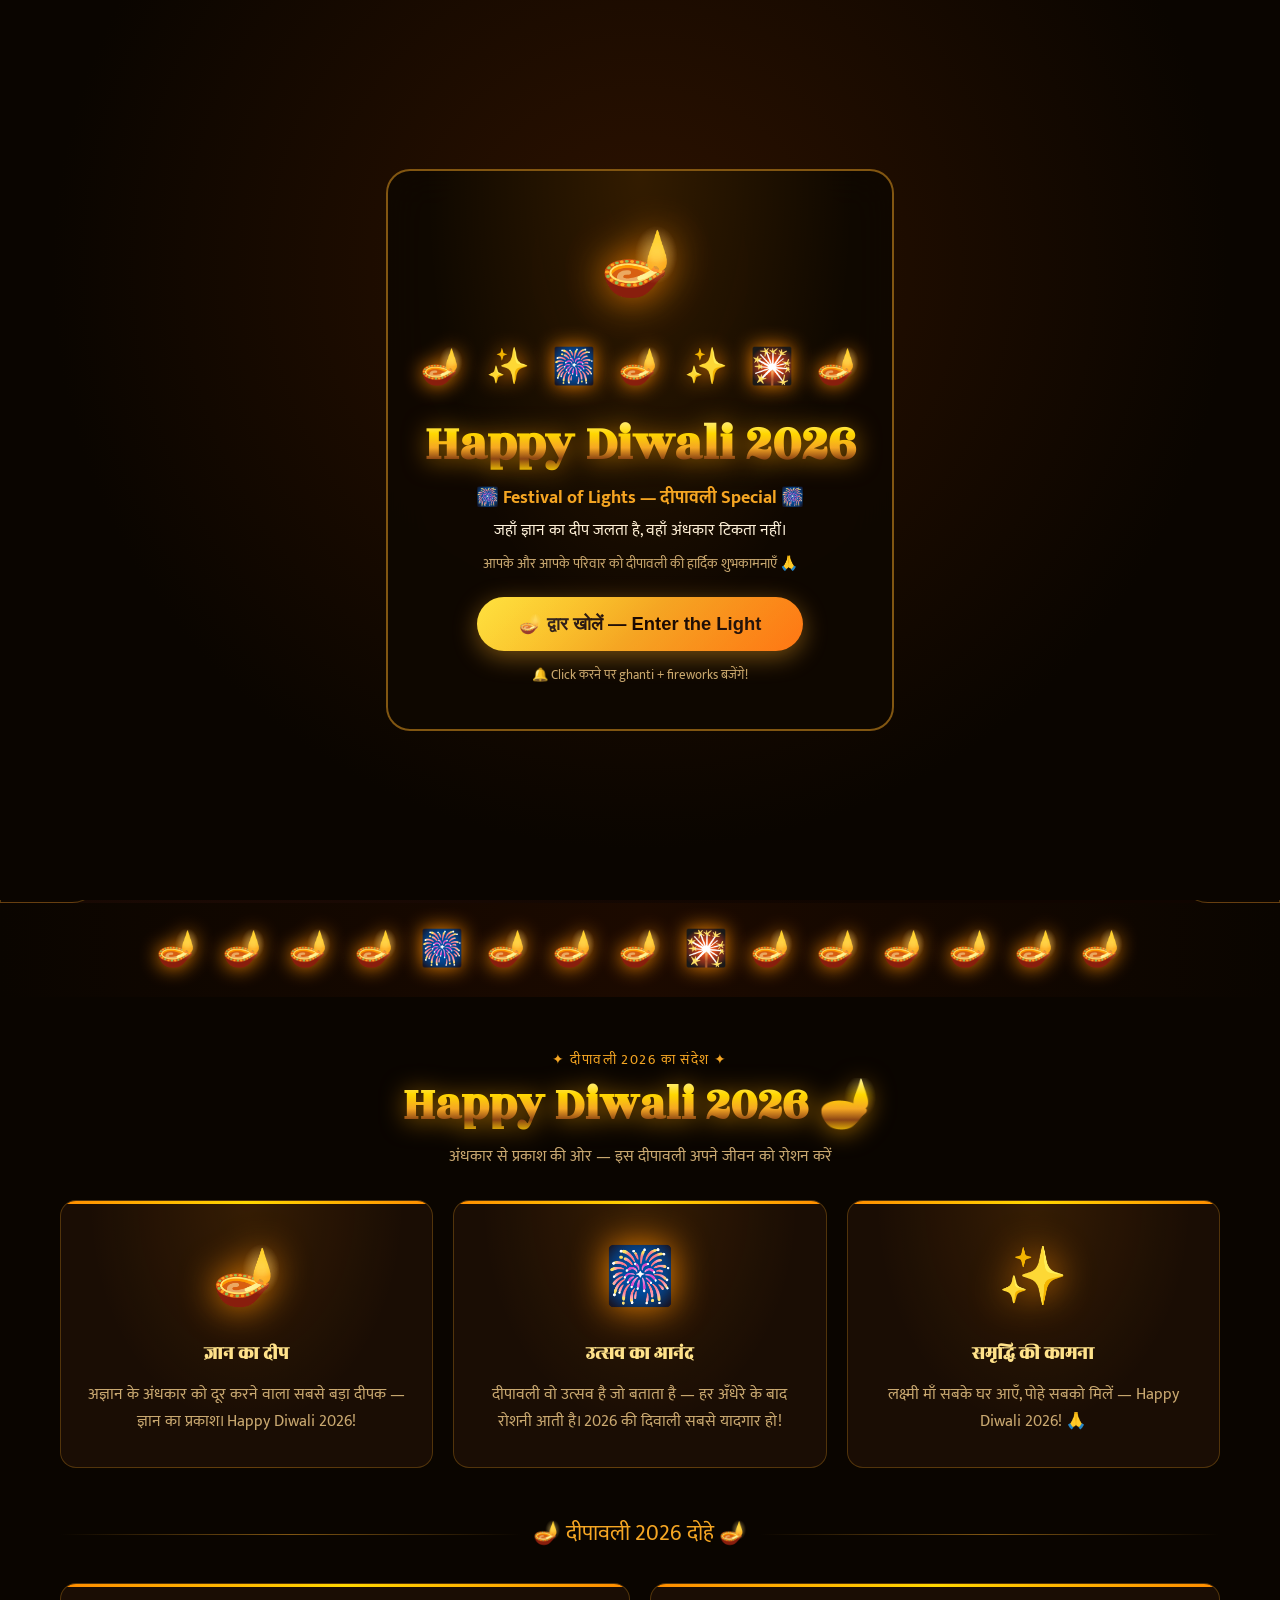
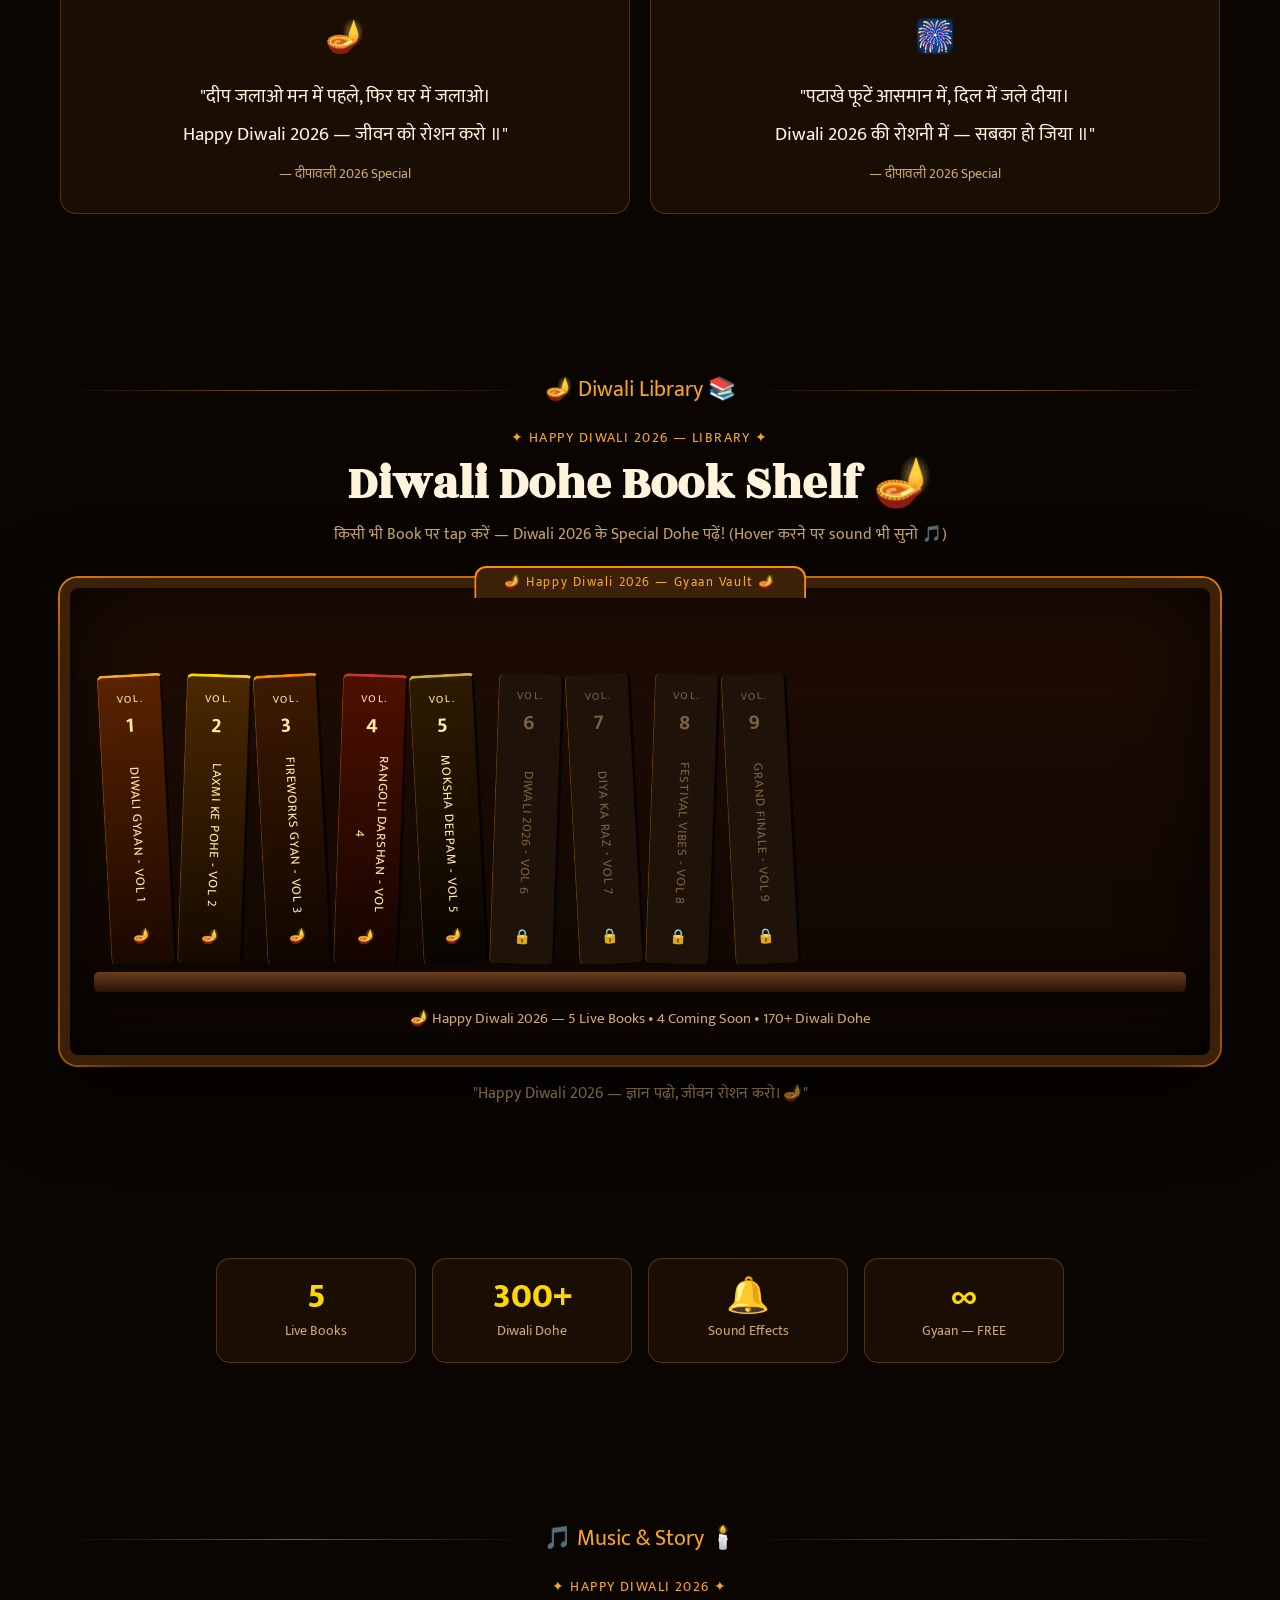
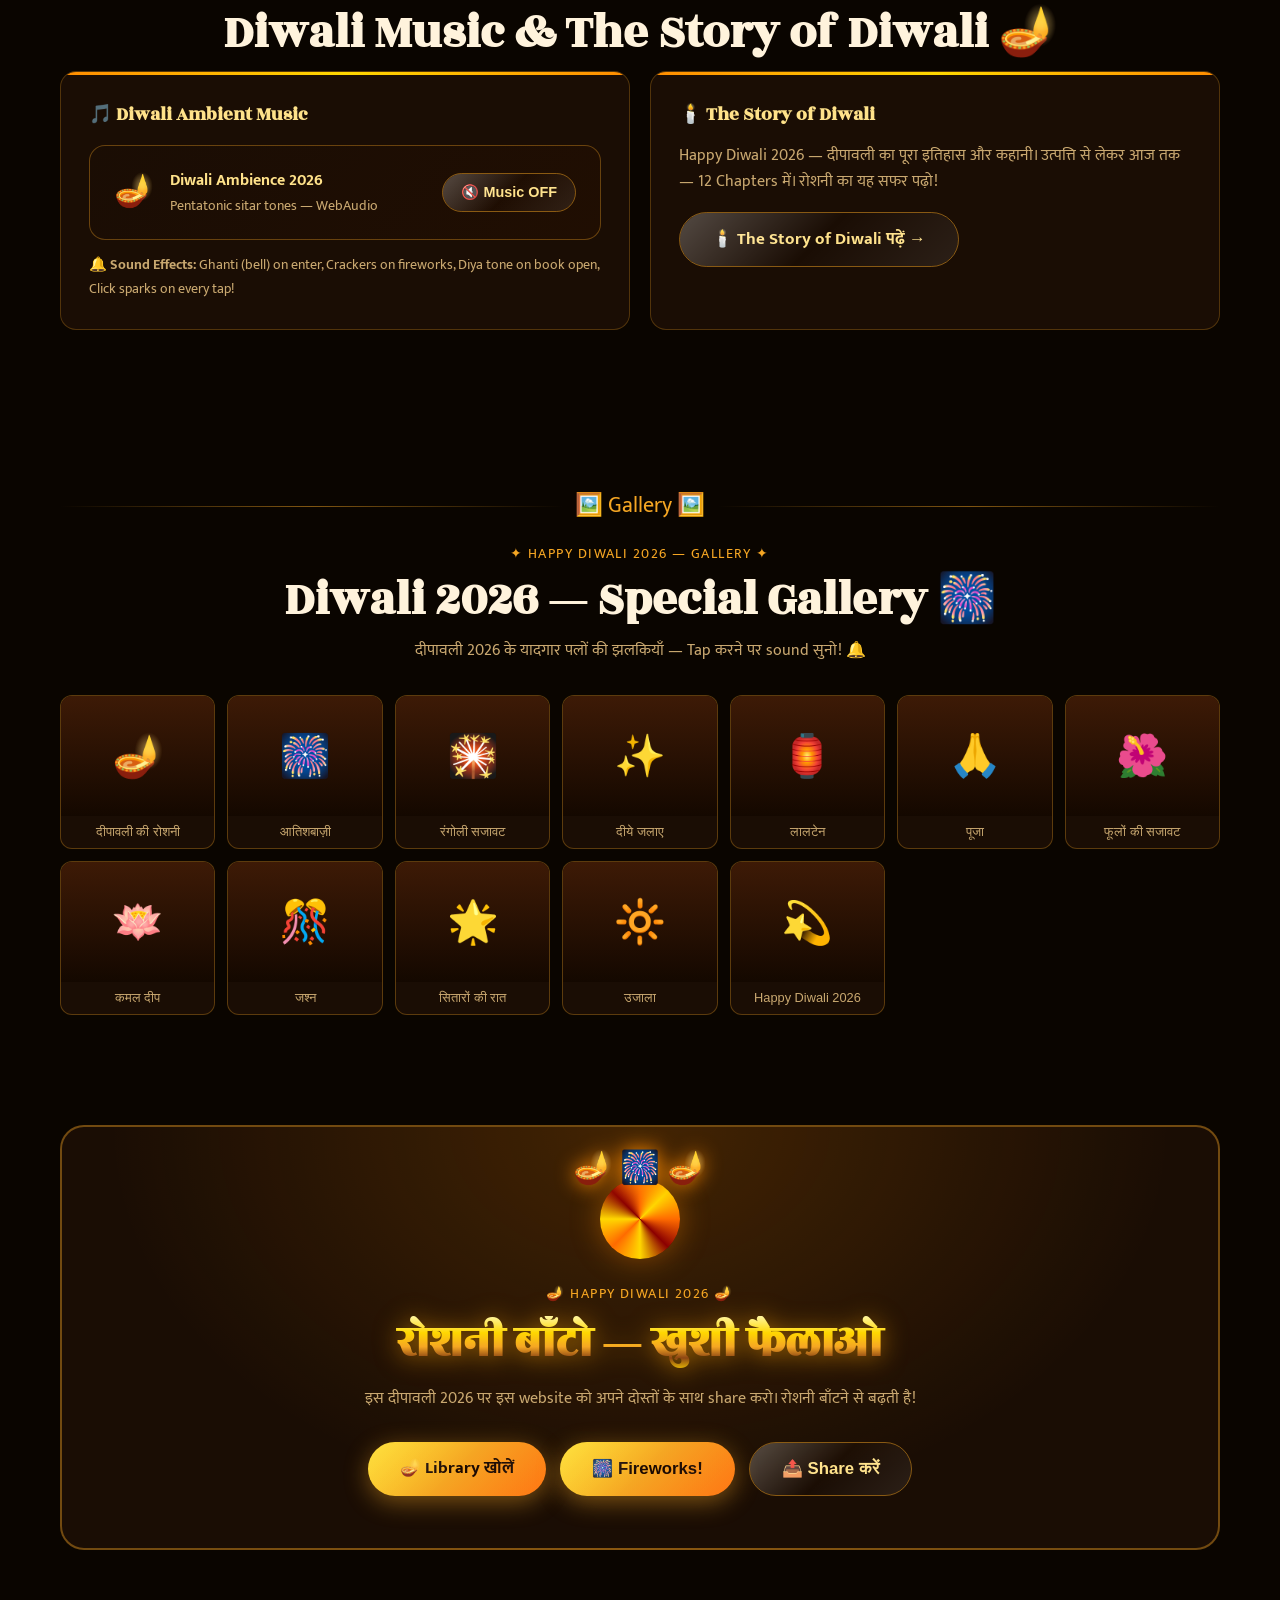
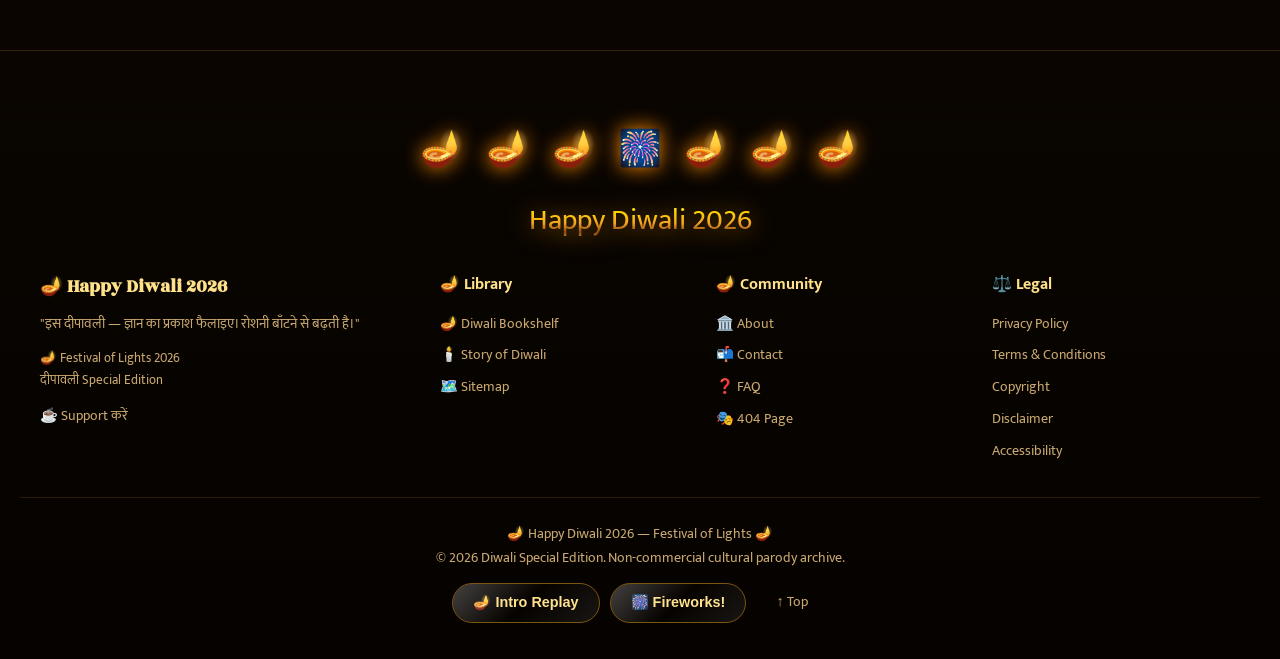
<file: index.html>
﻿<!doctype html>
<html lang="hi">
<head>
<meta charset="UTF-8">
<meta name="viewport" content="width=device-width,initial-scale=1">
<title>🪔 Happy Diwali 2026 — Festival of Lights Special Edition</title>
<meta name="description" content="Happy Diwali 2026 — दीपावली का सबसे रोशन जश्न। Diwali dohas, fireworks, diyas aur sabse zyada gyaan — bilkul free!">
<link rel="preconnect" href="https://fonts.googleapis.com">
<link rel="preconnect" href="https://fonts.gstatic.com" crossorigin>
<link href="https://fonts.googleapis.com/css2?family=Mukta:wght@400;600;700;800&family=Rozha+One&family=Tiro+Devanagari+Hindi&display=swap" rel="stylesheet">
<link rel="stylesheet" href="styles.css">
<link rel="icon" href="data:image/svg+xml,<svg xmlns='http://www.w3.org/2000/svg' viewBox='0 0 100 100'><text y='.9em' font-size='90'>🪔</text></svg>">
<meta property="og:title" content="Happy Diwali 2026 — Festival of Lights 🪔">
<meta property="og:description" content="दीपावली 2026 Special: Diwali dohas, fireworks — रोशनी का उत्सव!">
</head>
<body>

<a class="skip" href="#bookshelf-section">मुख्य Library पर जाएँ</a>

<!-- FIREWORKS CANVAS — click anywhere to burst! -->
<canvas id="fireworksCanvas" aria-hidden="true" title="Click here for fireworks! 🎆"></canvas>

<!-- ===== INTRO GATE ===== -->
<div id="introGate" role="dialog" aria-label="Happy Diwali 2026 — स्वागत" aria-modal="true">
  <div class="gate-card">
    <div class="gate-diya">🪔</div>
    <div class="diya-strip" style="margin:10px 0">
      <span>🪔</span><span>✨</span><span>🎆</span><span>🪔</span><span>✨</span><span>🎇</span><span>🪔</span>
    </div>
    <h1 class="gold-emboss-text" style="font-size:clamp(2rem,8vw,3.2rem);margin:.2em 0">
      Happy Diwali 2026
    </h1>
    <p style="font-size:1.15rem;color:var(--gold);margin:6px 0 4px;font-weight:700">
      🎆 Festival of Lights — दीपावली Special 🎆
    </p>
    <p style="color:var(--cream);margin-bottom:8px">
      जहाँ ज्ञान का दीप जलता है, वहाँ अंधकार टिकता नहीं।
    </p>
    <p style="color:var(--muted);font-size:.88rem;margin-bottom:22px">
      आपके और आपके परिवार को दीपावली की हार्दिक शुभकामनाएँ 🙏
    </p>
    <button class="btn" id="enterBtn" style="font-size:1.15rem;padding:16px 42px">
      🪔 द्वार खोलें — Enter the Light
    </button>
    <p style="color:var(--muted);font-size:.82rem;margin-top:14px">
      🔔 Click करने पर ghanti + fireworks बजेंगे!
    </p>
  </div>
</div>

<!-- ===== NAV ===== -->
<header class="topnav">
  <nav class="pill" aria-label="मुख्य नेविगेशन">
    <a class="brand" href="index.html">
      <span style="font-size:1.5rem;animation:flicker 2s ease-in-out infinite;filter:drop-shadow(0 0 8px #ff8c00)">🪔</span>
      <span>Happy Diwali 2026<small>Festival of Lights</small></span>
    </a>
    <div class="navlinks">
      <a href="#bookshelf-section">🪔 Library</a>
      <a href="puniverse.html">🕯️ Story of Diwali</a>
      <a href="contact.html">☕ Sponsor</a>
    </div>
  </nav>
</header>

<!-- SCROLLING TICKER -->
<div class="ticker-wrap" style="position:fixed;top:0;left:0;right:0;z-index:49;transform:translateY(-100%);transition:transform .5s" id="tickerBar">
  <div class="ticker">
    <span>🪔 Happy Diwali 2026 — दीपावली की हार्दिक शुभकामनाएँ</span>
    <span>🎆 Festival of Lights — रोशनी का उत्सव</span>
    <span>✨ ज्ञान का दीप जलाओ — अंधेरा दूर भगाओ</span>
    <span>🎇 Click canvas for fireworks! 🔔 Sound effects ON करो!</span>
    <span>🪔 Happy Diwali 2026 — लक्ष्मी माँ का आशीर्वाद मिले</span>
    <span>🏮 Diwali 2026 — 5 Live Books — 300+ Diwali Dohe — FREE</span>
    <span>🪔 Happy Diwali 2026 — दीपावली की हार्दिक शुभकामनाएँ</span>
    <span>🎆 Festival of Lights — रोशनी का उत्सव</span>
    <span>✨ ज्ञान का दीप जलाओ — अंधेरा दूर भगाओ</span>
    <span>🎇 Click canvas for fireworks! 🔔 Sound effects ON करो!</span>
    <span>🪔 Happy Diwali 2026 — लक्ष्मी माँ का आशीर्वाद मिले</span>
    <span>🏮 Diwali 2026 — 5 Live Books — 300+ Diwali Dohe — FREE</span>
  </div>
</div>

<main>

<!-- ===== HERO ===== -->
<div class="hero" style="padding-top:130px">
  <div class="hero-bg"></div>
  <div class="hero-pillars" aria-hidden="true"></div>
  <div class="hero-content">
    <div class="hero-tag">🎆 दीपावली Special Edition 2026 🎆</div>
    <div class="hero-diya">🪔</div>
    <h1 class="gold-emboss-text">Happy Diwali 2026</h1>
    <p class="hero-subtitle">दीपावली की हार्दिक शुभकामनाएँ 🙏</p>
    <p class="hero-tagline">
      रोशनी, खुशी, ज्ञान और समृद्धि का त्यौहार — आपके जीवन को प्रकाशित करे 🪔
    </p>
    <div style="display:flex;gap:14px;flex-wrap:wrap;justify-content:center;margin-bottom:16px">
      <a class="btn" href="#bookshelf-section">🪔 Library खोलें</a>
      <button class="btn ghost" id="fireworksBtn" style="cursor:pointer">🎆 Fireworks!</button>
    </div>
    <div style="display:flex;gap:10px;flex-wrap:wrap;justify-content:center;align-items:center">
      <button class="btn ghost" id="musicToggleHome" style="padding:10px 22px;font-size:.95rem">🔇 Music OFF</button>
      <span style="color:var(--muted);font-size:.85rem">← Click for Diwali ambience 🎵</span>
    </div>
    <div class="scroll-hint" aria-hidden="true">﹀</div>
  </div>
</div>

<!-- DIYA STRIP -->
<div style="padding:8px 0;background:linear-gradient(90deg,#0a0500,#1c0a00,#0a0500)">
  <div class="diya-strip">
    <span>🪔</span><span>🪔</span><span>🪔</span><span>🪔</span><span>🎆</span>
    <span>🪔</span><span>🪔</span><span>🪔</span><span>🎇</span><span>🪔</span>
    <span>🪔</span><span>🪔</span><span>🪔</span><span>🪔</span><span>🪔</span>
  </div>
</div>

<!-- ===== GREETING SECTION ===== -->
<section class="block" style="padding-top:52px">
  <div class="eyebrow">✦ दीपावली 2026 का संदेश ✦</div>
  <h2 class="sec gold-emboss-text">Happy Diwali 2026 🪔</h2>
  <p class="lead">अंधकार से प्रकाश की ओर — इस दीपावली अपने जीवन को रोशन करें</p>

  <div class="grid c3" style="margin-top:28px">
    <div class="card diya-card">
      <span class="diya-big">🪔</span>
      <h3>ज्ञान का दीप</h3>
      <p style="color:var(--muted)">अज्ञान के अंधकार को दूर करने वाला सबसे बड़ा दीपक — ज्ञान का प्रकाश। Happy Diwali 2026!</p>
    </div>
    <div class="card diya-card">
      <span class="diya-big">🎆</span>
      <h3>उत्सव का आनंद</h3>
      <p style="color:var(--muted)">दीपावली वो उत्सव है जो बताता है — हर अँधेरे के बाद रोशनी आती है। 2026 की दिवाली सबसे यादगार हो!</p>
    </div>
    <div class="card diya-card">
      <span class="diya-big">✨</span>
      <h3>समृद्धि की कामना</h3>
      <p style="color:var(--muted)">लक्ष्मी माँ सबके घर आएँ, पोहे सबको मिलें — Happy Diwali 2026! 🙏</p>
    </div>
  </div>

  <!-- DIWALI DOHE -->
  <div class="diwali-divider" style="margin-top:40px"><span>🪔 दीपावली 2026 दोहे 🪔</span></div>
  <div class="grid c2" style="margin-top:22px">
    <div class="card">
      <div style="font-size:2rem;text-align:center;margin-bottom:12px">🪔</div>
      <p class="doha" style="font-size:1.2rem;text-align:center;line-height:2;color:var(--cream)">
        "दीप जलाओ मन में पहले, फिर घर में जलाओ।<br>
        Happy Diwali 2026 — जीवन को रोशन करो ॥"
      </p>
      <p style="text-align:center;color:var(--muted);font-size:.88rem;margin-top:8px">— दीपावली 2026 Special</p>
    </div>
    <div class="card">
      <div style="font-size:2rem;text-align:center;margin-bottom:12px">🎆</div>
      <p class="doha" style="font-size:1.2rem;text-align:center;line-height:2;color:var(--cream)">
        "पटाखे फूटें आसमान में, दिल में जले दीया।<br>
        Diwali 2026 की रोशनी में — सबका हो जिया ॥"
      </p>
      <p style="text-align:center;color:var(--muted);font-size:.88rem;margin-top:8px">— दीपावली 2026 Special</p>
    </div>
  </div>
</section>



<!-- ===== BOOKSHELF ===== -->
<section class="block" id="bookshelf-section" tabindex="-1">
  <div class="diwali-divider"><span>🪔 Diwali Library 📚</span></div>
  <div class="eyebrow">✦ Happy Diwali 2026 — Library ✦</div>
  <h2 class="sec">Diwali Dohe Book Shelf 🪔</h2>
  <p class="lead">किसी भी Book पर tap करें — Diwali 2026 के Special Dohe पढ़ें! (Hover करने पर sound भी सुनो 🎵)</p>

  <div class="bookcase">
    <div class="arch">🪔 Happy Diwali 2026 — Gyaan Vault 🪔</div>
    <div class="shelf-row" id="shelfRow" aria-label="Diwali Book Shelf"></div>
    <div class="shelf-plank"></div>
    <div class="coll-line" id="collLine">Loading…</div>
  </div>
  <p class="lead" style="margin-top:16px">"Happy Diwali 2026 — ज्ञान पढ़ो, जीवन रोशन करो। 🪔"</p>
</section>

<!-- STATS -->
<section class="block" style="padding-top:20px;padding-bottom:40px">
  <div class="stats">
    <div class="stat"><span class="num">5</span><div class="lbl">Live Books</div></div>
    <div class="stat"><span class="num">300+</span><div class="lbl">Diwali Dohe</div></div>
    <div class="stat"><span class="num">🔔</span><div class="lbl">Sound Effects</div></div>
    <div class="stat"><span class="num">∞</span><div class="lbl">Gyaan — FREE</div></div>
  </div>
</section>

<!-- ===== MUSIC + DIWALI STORY ===== -->
<section class="block">
  <div class="diwali-divider"><span>🎵 Music & Story 🕯️</span></div>
  <div class="eyebrow">✦ Happy Diwali 2026 ✦</div>
  <h2 class="sec">Diwali Music & The Story of Diwali 🪔</h2>

  <div class="grid c2">
    <div class="card">
      <h3>🎵 Diwali Ambient Music</h3>
      <div class="music-bar" style="margin:14px 0">
        <span style="font-size:2rem;animation:flicker 2.5s ease-in-out infinite">🪔</span>
        <div class="m-info">
          <div class="m-title">Diwali Ambience 2026</div>
          <div class="m-sub">Pentatonic sitar tones — WebAudio</div>
        </div>
        <button class="btn ghost" id="musicToggleHome" style="padding:10px 18px;font-size:.9rem">🔇 Music OFF</button>
      </div>
      <p style="color:var(--muted);font-size:.9rem">
        🔔 <b>Sound Effects:</b> Ghanti (bell) on enter, Crackers on fireworks, Diya tone on book open, Click sparks on every tap!
      </p>
    </div>
    <div class="card">
      <h3>🕯️ The Story of Diwali</h3>
      <p style="color:var(--muted);margin-bottom:16px">Happy Diwali 2026 — दीपावली का पूरा इतिहास और कहानी। उत्पत्ति से लेकर आज तक — 12 Chapters में। रोशनी का यह सफर पढ़ो!</p>
      <a class="btn ghost" href="puniverse.html">🕯️ The Story of Diwali पढ़ें →</a>
    </div>
  </div>
</section>

<!-- ===== GALLERY ===== -->
<section class="block" id="origin-video">
  <div class="diwali-divider"><span>🖼️ Gallery 🖼️</span></div>
  <div class="eyebrow">✦ Happy Diwali 2026 — Gallery ✦</div>
  <h2 class="sec">Diwali 2026 — Special Gallery 🎆</h2>
  <p class="lead">दीपावली 2026 के यादगार पलों की झलकियाँ — Tap करने पर sound सुनो! 🔔</p>

  <div class="gal" id="extraGal" style="margin-top:20px"></div>
  <dialog id="zoomDlg">
    <p style="font-size:4rem;text-align:center">🪔</p>
    <p id="zoomCap" style="margin:12px 0;color:var(--cream);text-align:center"></p>
    <div style="text-align:center"><form method="dialog"><button class="btn" style="margin-top:8px">बंद करें ✕</button></form></div>
  </dialog>
</section>

<!-- ===== DIWALI CTA ===== -->
<section class="block" style="padding:40px 20px">
  <div class="cta-diwali">
    <div class="rangoli" style="margin-bottom:24px"></div>
    <div class="eyebrow">🪔 Happy Diwali 2026 🪔</div>
    <h2 class="sec gold-emboss-text" style="margin:10px 0 14px">रोशनी बाँटो — खुशी फैलाओ</h2>
    <p class="lead">इस दीपावली 2026 पर इस website को अपने दोस्तों के साथ share करो। रोशनी बाँटने से बढ़ती है!</p>
    <div style="display:flex;gap:14px;flex-wrap:wrap;justify-content:center;margin-top:24px">
      <a class="btn" href="#bookshelf-section">🪔 Library खोलें</a>
      <button class="btn" id="fireworksBtn2" style="cursor:pointer">🎆 Fireworks!</button>
      <button class="btn ghost" onclick="navigator.share&&navigator.share({title:'Happy Diwali 2026',text:'Diwali ki hardik shubhkamnayein! 🪔',url:location.href})" style="cursor:pointer">📤 Share करें</button>
    </div>
  </div>
</section>

</main>

<!-- ===== READER MODAL ===== -->
<div id="reader" role="dialog" aria-modal="true" aria-label="Diwali Dohe Reader">
  <div class="reader-box">
    <div style="display:flex;justify-content:space-between;align-items:center;gap:10px;margin-bottom:4px">
      <strong id="readerTitle" style="color:var(--gold-light)">Reader</strong>
      <div style="display:flex;gap:8px">
        <button class="btn ghost" id="musicToggle" style="padding:8px 14px;font-size:.88rem">🔇 Music OFF</button>
        <button class="btn ghost" id="readerClose" style="padding:8px 14px;font-size:.88rem">✕ बंद</button>
      </div>
    </div>
    <div class="reader-pages" id="readerPages" style="margin-top:16px"></div>
    <div class="reader-bar">
      <button class="btn ghost" id="prevPage">← पिछला</button>
      <span id="pageInfo" style="color:var(--muted);font-size:.9rem"></span>
      <button class="btn" id="nextPage">अगला →</button>
    </div>
    <p style="color:var(--muted);font-size:.8rem;margin-top:10px">
      Arrow keys ← → • Esc to close • Page auto-saved • 🔔 Sound ON करो ऊपर!
    </p>
  </div>
</div>

<!-- ===== FOOTER ===== -->
<footer>
  <div style="text-align:center;margin-bottom:28px">
    <div class="diya-strip">
      <span>🪔</span><span>🪔</span><span>🪔</span><span>🎆</span><span>🪔</span><span>🪔</span><span>🪔</span>
    </div>
    <p class="gold-emboss-text" style="font-size:1.8rem;margin-top:8px">Happy Diwali 2026</p>
  </div>
  <div class="fgrid">
    <div>
      <h3 style="color:var(--gold-light)">🪔 Happy Diwali 2026</h3>
      <p style="color:var(--muted);margin:10px 0;font-size:.9rem">"इस दीपावली — ज्ञान का प्रकाश फैलाइए। रोशनी बाँटने से बढ़ती है।"</p>
      <p style="color:var(--muted);font-size:.84rem">🪔 Festival of Lights 2026<br>दीपावली Special Edition</p>
      <a href="contact.html" style="display:inline-block;margin-top:10px">☕ Support करें</a>
    </div>
    <div>
      <h4 style="color:var(--gold-light);margin-bottom:10px">🪔 Library</h4>
      <a href="#bookshelf-section">🪔 Diwali Bookshelf</a>
      <a href="puniverse.html">🕯️ Story of Diwali</a>
      <a href="sitemap.html">🗺️ Sitemap</a>
    </div>
    <div>
      <h4 style="color:var(--gold-light);margin-bottom:10px">🪔 Community</h4>
      <a href="about.html">🏛️ About</a>
      <a href="contact.html">📬 Contact</a>
      <a href="faq.html">❓ FAQ</a>
      <a href="404.html">🎭 404 Page</a>
    </div>
    <div>
      <h4 style="color:var(--gold-light);margin-bottom:10px">⚖️ Legal</h4>
      <a href="privacy-policy.html">Privacy Policy</a>
      <a href="terms.html">Terms & Conditions</a>
      <a href="copyright.html">Copyright</a>
      <a href="disclaimer.html">Disclaimer</a>
      <a href="accessibility.html">Accessibility</a>
    </div>
  </div>
  <div class="copy">
    🪔 Happy Diwali 2026 — Festival of Lights 🪔<br>
    © 2026 Diwali Special Edition. Non-commercial cultural parody archive.<br>
    <div style="margin-top:14px;display:flex;gap:10px;flex-wrap:wrap;justify-content:center">
      <button class="btn ghost" id="replayIntro" style="padding:8px 20px;font-size:.9rem">🪔 Intro Replay</button>
      <button class="btn ghost" id="fireworksBtn" style="padding:8px 20px;font-size:.9rem">🎆 Fireworks!</button>
      <a href="#" onclick="scrollTo({top:0,behavior:'smooth'});return false" style="padding:8px 20px;font-size:.9rem;color:var(--muted)">↑ Top</a>
    </div>
  </div>
</footer>

<script>
// wire the second fireworks button
document.getElementById('fireworksBtn2')?.addEventListener('click',()=>{
  if(typeof startFireworks==='function'){ startFireworks(6000); }
  if(typeof playRocket==='function') playRocket();
});
</script>
<script src="app.js"></script>
</body>
</html>
</file>
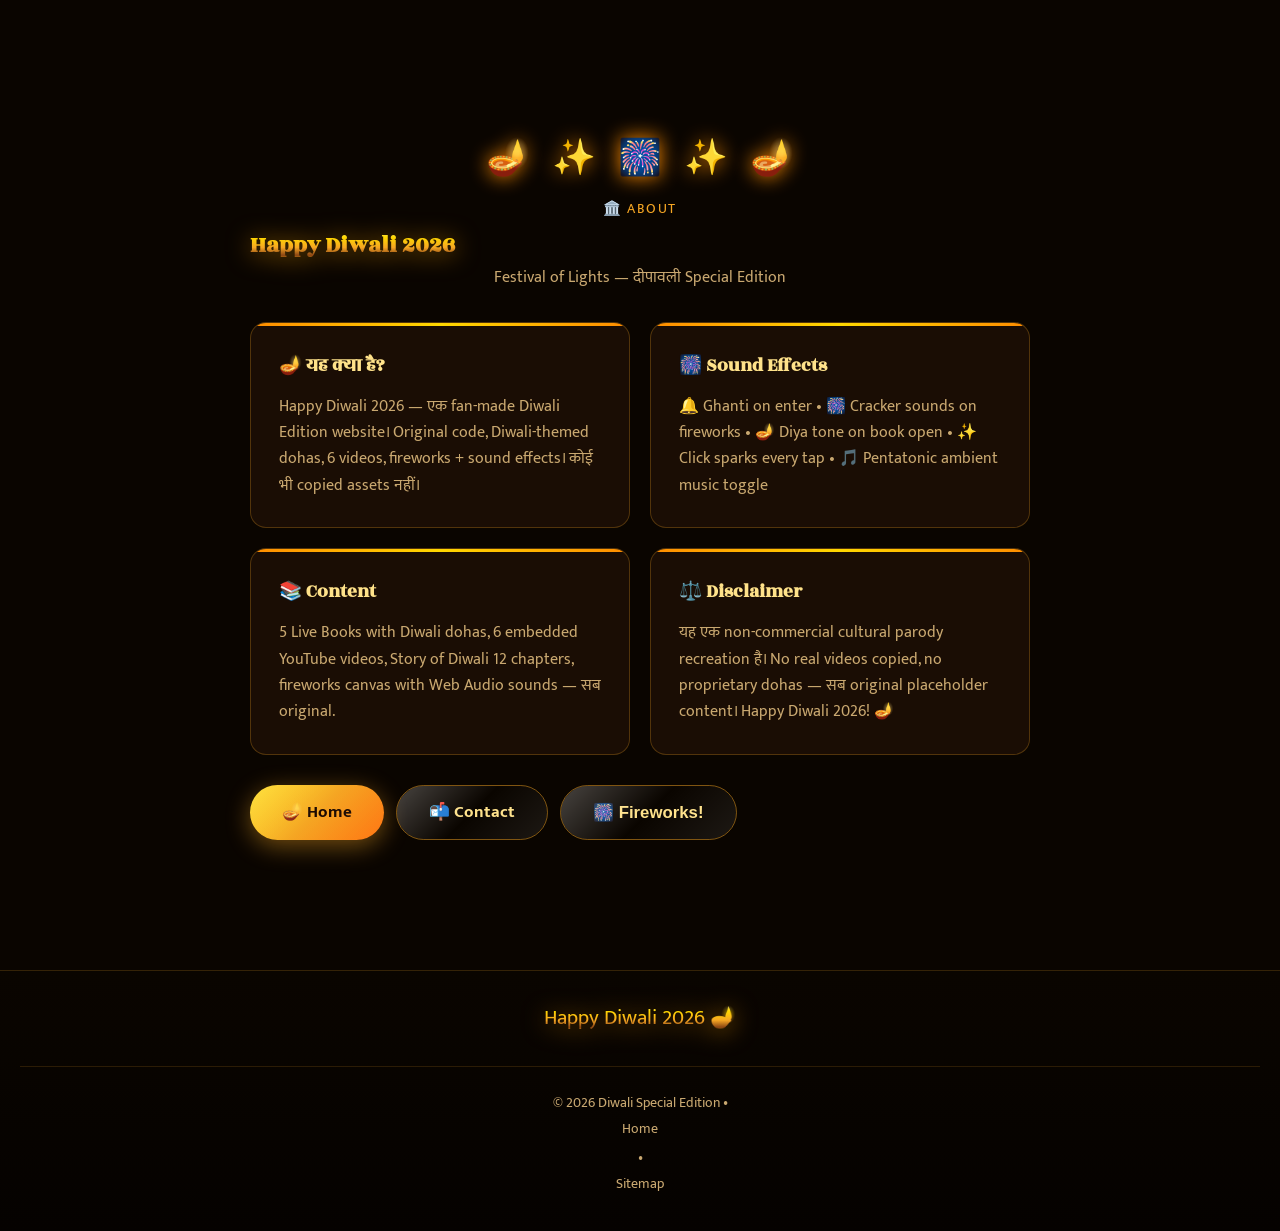
<file: about.html>
﻿<!doctype html>
<html lang="hi">
<head>
<meta charset="UTF-8"><meta name="viewport" content="width=device-width,initial-scale=1">
<title>About — Happy Diwali 2026 — Festival of Lights</title>
<link href="https://fonts.googleapis.com/css2?family=Mukta:wght@400;600;700;800&family=Rozha+One&display=swap" rel="stylesheet">
<link rel="stylesheet" href="styles.css">
<link rel="icon" href="data:image/svg+xml,<svg xmlns='http://www.w3.org/2000/svg' viewBox='0 0 100 100'><text y='.9em' font-size='90'>🪔</text></svg>">
</head>
<body>
<canvas id="fireworksCanvas" aria-hidden="true"></canvas>
<header class="topnav">
  <nav class="pill">
    <a class="brand" href="index.html"><span style="font-size:1.5rem;animation:flicker 2s ease-in-out infinite;filter:drop-shadow(0 0 8px #ff8c00)">🪔</span><span>Happy Diwali 2026<small>Festival of Lights</small></span></a>
    <div class="navlinks"><a href="index.html#bookshelf-section">🪔 Library</a><a href="index.html#diwali-videos">🎆 Videos</a><a href="puniverse.html">🕯️ Story of Diwali</a><a href="contact.html">☕ Sponsor</a></div>
  </nav>
</header>
<main>
  <section class="block" style="padding-top:120px;max-width:820px">
    <div class="diya-strip"><span>🪔</span><span>✨</span><span>🎆</span><span>✨</span><span>🪔</span></div>
    <div class="eyebrow">🏛️ About</div>
    <h1 class="sec gold-emboss-text">Happy Diwali 2026</h1>
    <p class="lead">Festival of Lights — दीपावली Special Edition</p>

    <div class="grid c2" style="margin-top:28px">
      <div class="card"><h3>🪔 यह क्या है?</h3><p style="color:var(--muted)">Happy Diwali 2026 — एक fan-made Diwali Edition website। Original code, Diwali-themed dohas, 6 videos, fireworks + sound effects। कोई भी copied assets नहीं।</p></div>
      <div class="card"><h3>🎆 Sound Effects</h3><p style="color:var(--muted)">🔔 Ghanti on enter • 🎆 Cracker sounds on fireworks • 🪔 Diya tone on book open • ✨ Click sparks every tap • 🎵 Pentatonic ambient music toggle</p></div>
      <div class="card"><h3>📚 Content</h3><p style="color:var(--muted)">5 Live Books with Diwali dohas, 6 embedded YouTube videos, Story of Diwali 12 chapters, fireworks canvas with Web Audio sounds — सब original.</p></div>
      <div class="card"><h3>⚖️ Disclaimer</h3><p style="color:var(--muted)">यह एक non-commercial cultural parody recreation है। No real videos copied, no proprietary dohas — सब original placeholder content। Happy Diwali 2026! 🪔</p></div>
    </div>
    <div style="margin-top:30px;display:flex;gap:12px;flex-wrap:wrap">
      <a class="btn" href="index.html">🪔 Home</a>
      <a class="btn ghost" href="contact.html">📬 Contact</a>
      <button class="btn ghost" id="fireworksBtn" style="cursor:pointer">🎆 Fireworks!</button>
    </div>
  </section>
</main>
<footer style="text-align:center;padding:30px 20px;border-top:1px solid rgba(245,166,35,.2)">
  <p class="gold-emboss-text" style="font-size:1.3rem;margin-bottom:8px">Happy Diwali 2026 🪔</p>
  <div class="copy">© 2026 Diwali Special Edition • <a href="index.html">Home</a> • <a href="sitemap.html">Sitemap</a></div>
</footer>
<script src="app.js"></script>
</body>
</html>
</file>
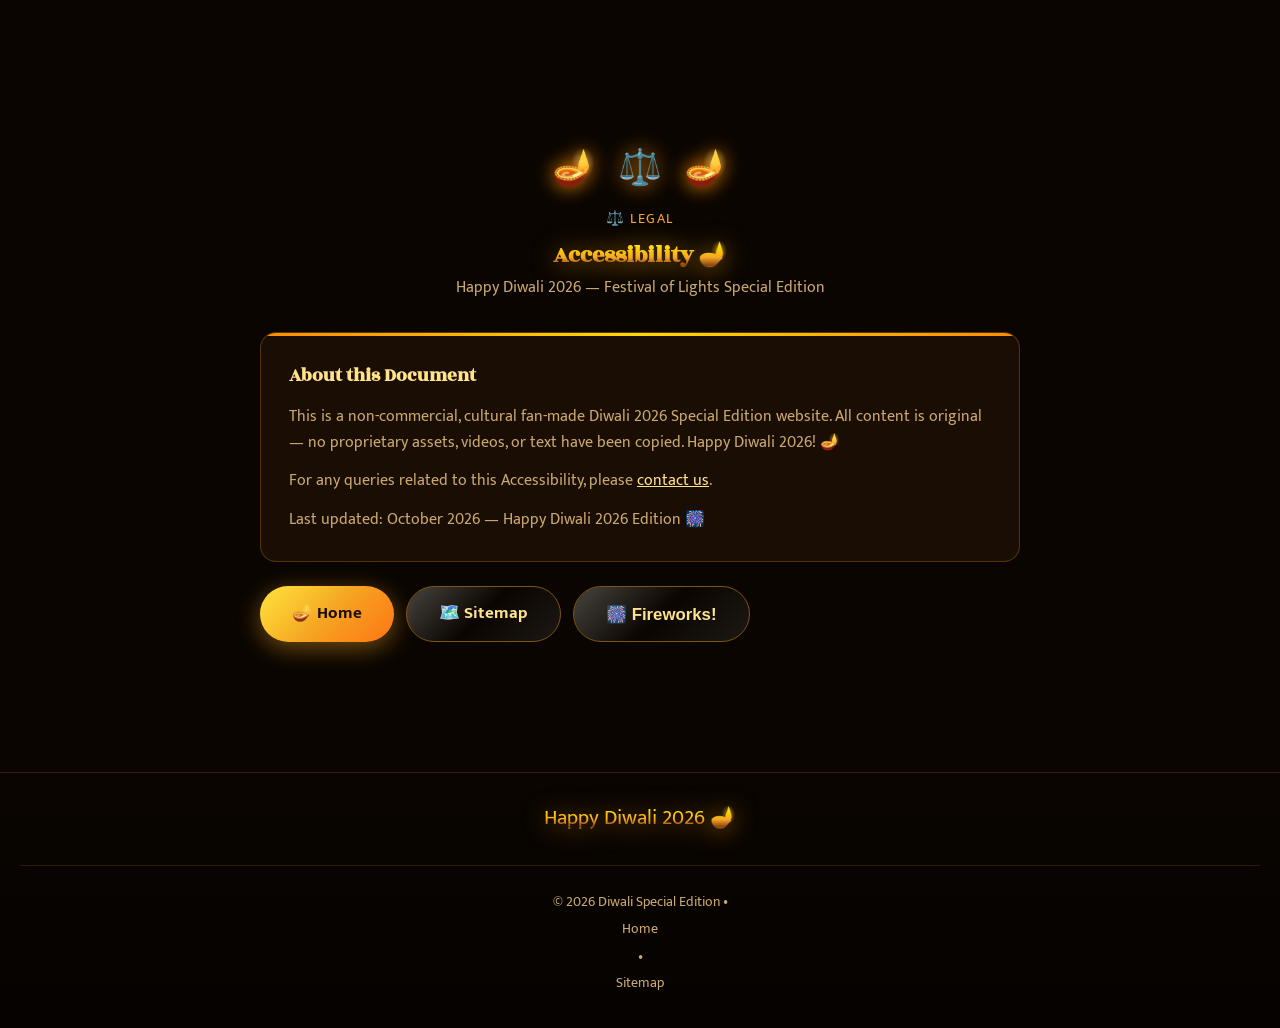
<file: accessibility.html>
﻿<!doctype html>
<html lang="hi">
<head>
<meta charset="UTF-8"><meta name="viewport" content="width=device-width,initial-scale=1">
<title>Accessibility — Happy Diwali 2026</title>
<link href="https://fonts.googleapis.com/css2?family=Mukta:wght@400;600;700;800&family=Rozha+One&display=swap" rel="stylesheet">
<link rel="stylesheet" href="styles.css">
<link rel="icon" href="data:image/svg+xml,<svg xmlns='http://www.w3.org/2000/svg' viewBox='0 0 100 100'><text y='.9em' font-size='90'>🪔</text></svg>">
</head>
<body>
<canvas id="fireworksCanvas" aria-hidden="true"></canvas>
<header class="topnav"><nav class="pill"><a class="brand" href="index.html"><span style="font-size:1.5rem;animation:flicker 2s ease-in-out infinite;filter:drop-shadow(0 0 8px #ff8c00)">🪔</span><span>Happy Diwali 2026<small>Festival of Lights</small></span></a><div class="navlinks"><a href="index.html">🏠 Home</a><a href="index.html#bookshelf-section">🪔 Library</a></div></nav></header>
<main>
  <section class="block" style="padding-top:130px;max-width:800px">
    <div class="diya-strip"><span>🪔</span><span>⚖️</span><span>🪔</span></div>
    <div class="eyebrow">⚖️ Legal</div>
    <h1 class="sec gold-emboss-text" style="text-align:center">Accessibility 🪔</h1>
    <p class="lead">Happy Diwali 2026 — Festival of Lights Special Edition</p>
    <div class="card" style="margin-top:24px">
      <h3>About this Document</h3>
      <p style="color:var(--muted)">This is a non-commercial, cultural fan-made Diwali 2026 Special Edition website. All content is original — no proprietary assets, videos, or text have been copied. Happy Diwali 2026! 🪔</p>
      <p style="color:var(--muted);margin-top:12px">For any queries related to this Accessibility, please <a href="contact.html">contact us</a>.</p>
      <p style="color:var(--muted);margin-top:12px">Last updated: October 2026 — Happy Diwali 2026 Edition 🎆</p>
    </div>
    <div style="margin-top:24px;display:flex;gap:12px;flex-wrap:wrap">
      <a class="btn" href="index.html">🪔 Home</a>
      <a class="btn ghost" href="sitemap.html">🗺️ Sitemap</a>
      <button class="btn ghost" id="fireworksBtn" style="cursor:pointer">🎆 Fireworks!</button>
    </div>
  </section>
</main>
<footer style="text-align:center;padding:28px 20px;border-top:1px solid rgba(245,166,35,.2)">
  <p class="gold-emboss-text" style="font-size:1.3rem;margin-bottom:6px">Happy Diwali 2026 🪔</p>
  <div class="copy">© 2026 Diwali Special Edition • <a href="index.html">Home</a> • <a href="sitemap.html">Sitemap</a></div>
</footer>
<script src="app.js"></script>
</body>
</html>
</file>
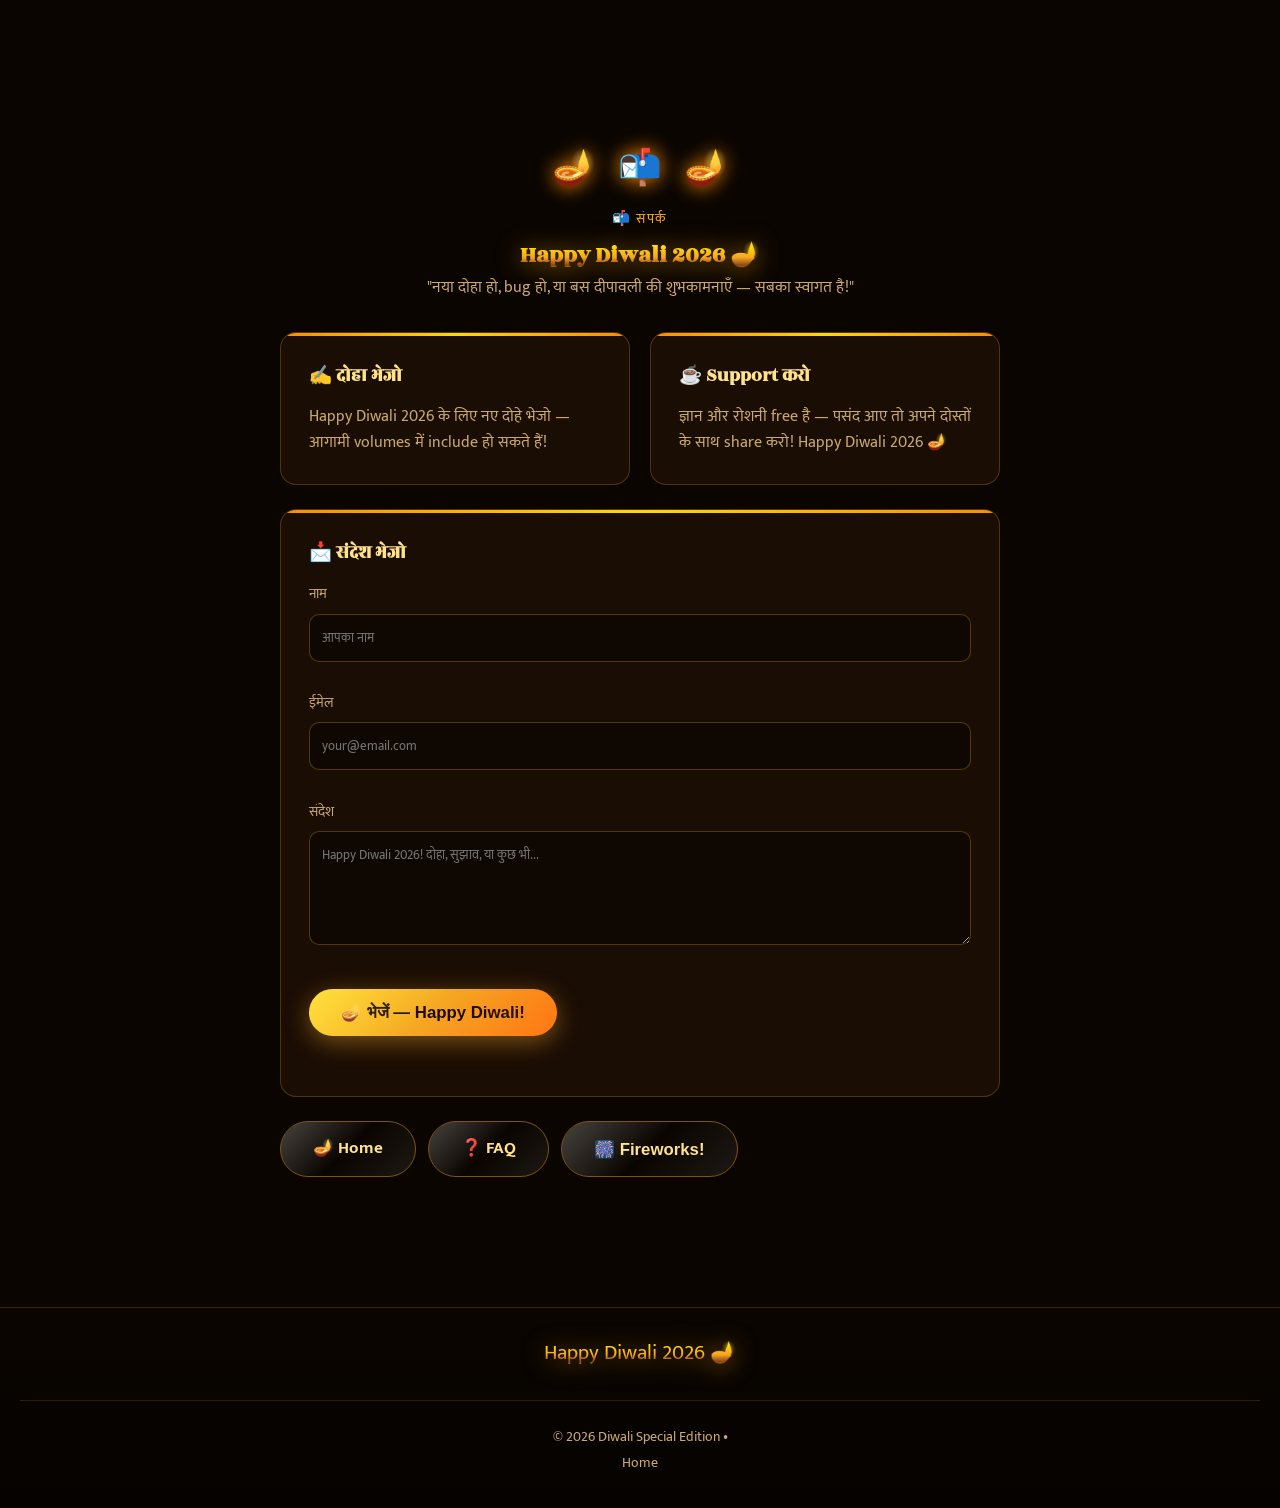
<file: contact.html>
﻿<!doctype html>
<html lang="hi">
<head>
<meta charset="UTF-8"><meta name="viewport" content="width=device-width,initial-scale=1">
<title>Contact — Happy Diwali 2026 | Festival of Lights</title>
<meta name="description" content="Happy Diwali 2026 — Contact us: दोहे भेजो, bugs बताओ, या बस दीपावली की शुभकामनाएँ दो!">
<link href="https://fonts.googleapis.com/css2?family=Mukta:wght@400;600;700;800&family=Rozha+One&display=swap" rel="stylesheet">
<link rel="stylesheet" href="styles.css">
<link rel="icon" href="data:image/svg+xml,<svg xmlns='http://www.w3.org/2000/svg' viewBox='0 0 100 100'><text y='.9em' font-size='90'>🪔</text></svg>">
</head>
<body>
<canvas id="fireworksCanvas" aria-hidden="true"></canvas>
<header class="topnav">
  <nav class="pill">
    <a class="brand" href="index.html"><span style="font-size:1.5rem;animation:flicker 2s ease-in-out infinite;filter:drop-shadow(0 0 8px #ff8c00)">🪔</span><span>Happy Diwali 2026<small>Festival of Lights</small></span></a>
    <div class="navlinks"><a href="index.html#bookshelf-section">🪔 Library</a><a href="index.html#diwali-videos">🎆 Videos</a><a href="puniverse.html">🕯️ Story of Diwali</a></div>
  </nav>
</header>
<main>
  <section class="block" style="padding-top:130px;max-width:760px">
    <div class="diya-strip"><span>🪔</span><span>📬</span><span>🪔</span></div>
    <div class="eyebrow">📬 संपर्क</div>
    <h1 class="sec gold-emboss-text" style="text-align:center">Happy Diwali 2026 🪔</h1>
    <p class="lead">"नया दोहा हो, bug हो, या बस दीपावली की शुभकामनाएँ — सबका स्वागत है!"</p>

    <div class="grid c2" style="margin-bottom:24px">
      <div class="card"><h3>✍️ दोहा भेजो</h3><p style="color:var(--muted)">Happy Diwali 2026 के लिए नए दोहे भेजो — आगामी volumes में include हो सकते हैं!</p></div>
      <div class="card"><h3>☕ Support करो</h3><p style="color:var(--muted)">ज्ञान और रोशनी free है — पसंद आए तो अपने दोस्तों के साथ share करो! Happy Diwali 2026 🪔</p></div>
    </div>

    <div class="card">
      <h3>📩 संदेश भेजो</h3>
      <form id="contactForm" novalidate>
        <label for="f-name">नाम</label>
        <input id="f-name" name="name" autocomplete="name" placeholder="आपका नाम" required>
        <div class="err" id="e-name"></div>
        <label for="f-email">ईमेल</label>
        <input id="f-email" name="email" type="email" autocomplete="email" placeholder="your@email.com" required>
        <div class="err" id="e-email"></div>
        <label for="f-msg">संदेश</label>
        <textarea id="f-msg" name="msg" rows="4" placeholder="Happy Diwali 2026! दोहा, सुझाव, या कुछ भी..." required></textarea>
        <div class="err" id="e-msg"></div>
        <button class="btn" type="submit" style="margin-top:6px">🪔 भेजें — Happy Diwali!</button>
        <div id="formStatus" style="margin-top:10px;color:var(--gold-light);min-height:1.4em"></div>
      </form>
    </div>

    <div style="margin-top:24px;display:flex;gap:12px;flex-wrap:wrap">
      <a class="btn ghost" href="index.html">🪔 Home</a>
      <a class="btn ghost" href="faq.html">❓ FAQ</a>
      <button class="btn ghost" id="fireworksBtn" style="cursor:pointer">🎆 Fireworks!</button>
    </div>
  </section>
</main>
<footer style="text-align:center;padding:28px 20px;border-top:1px solid rgba(245,166,35,.2)">
  <p class="gold-emboss-text" style="font-size:1.3rem;margin-bottom:6px">Happy Diwali 2026 🪔</p>
  <div class="copy">© 2026 Diwali Special Edition • <a href="index.html">Home</a></div>
</footer>
<script src="app.js"></script>
</body>
</html>
</file>
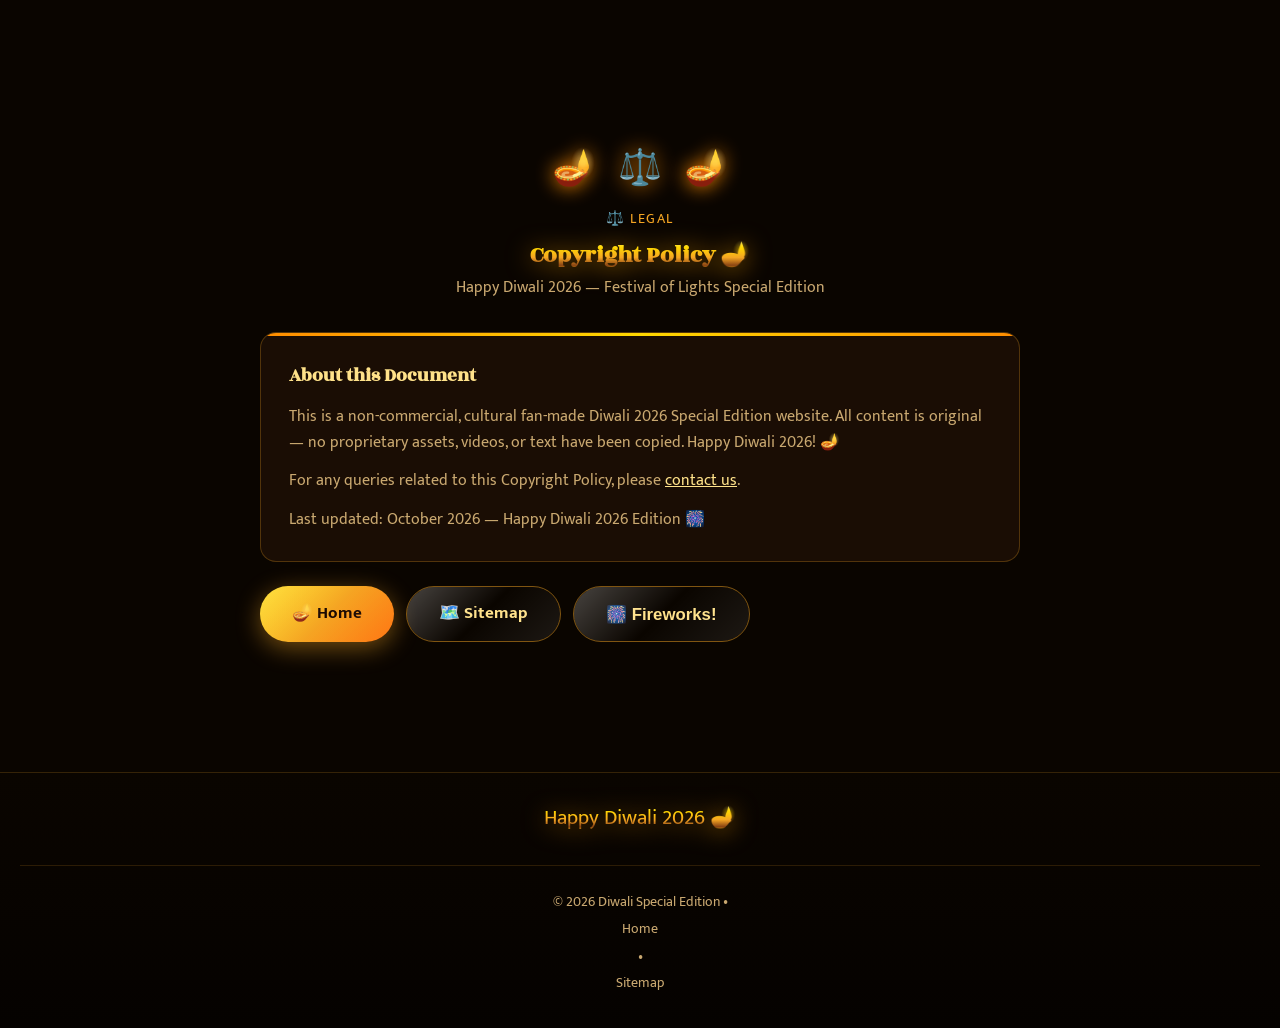
<file: copyright.html>
﻿<!doctype html>
<html lang="hi">
<head>
<meta charset="UTF-8"><meta name="viewport" content="width=device-width,initial-scale=1">
<title>Copyright Policy — Happy Diwali 2026</title>
<link href="https://fonts.googleapis.com/css2?family=Mukta:wght@400;600;700;800&family=Rozha+One&display=swap" rel="stylesheet">
<link rel="stylesheet" href="styles.css">
<link rel="icon" href="data:image/svg+xml,<svg xmlns='http://www.w3.org/2000/svg' viewBox='0 0 100 100'><text y='.9em' font-size='90'>🪔</text></svg>">
</head>
<body>
<canvas id="fireworksCanvas" aria-hidden="true"></canvas>
<header class="topnav"><nav class="pill"><a class="brand" href="index.html"><span style="font-size:1.5rem;animation:flicker 2s ease-in-out infinite;filter:drop-shadow(0 0 8px #ff8c00)">🪔</span><span>Happy Diwali 2026<small>Festival of Lights</small></span></a><div class="navlinks"><a href="index.html">🏠 Home</a><a href="index.html#bookshelf-section">🪔 Library</a></div></nav></header>
<main>
  <section class="block" style="padding-top:130px;max-width:800px">
    <div class="diya-strip"><span>🪔</span><span>⚖️</span><span>🪔</span></div>
    <div class="eyebrow">⚖️ Legal</div>
    <h1 class="sec gold-emboss-text" style="text-align:center">Copyright Policy 🪔</h1>
    <p class="lead">Happy Diwali 2026 — Festival of Lights Special Edition</p>
    <div class="card" style="margin-top:24px">
      <h3>About this Document</h3>
      <p style="color:var(--muted)">This is a non-commercial, cultural fan-made Diwali 2026 Special Edition website. All content is original — no proprietary assets, videos, or text have been copied. Happy Diwali 2026! 🪔</p>
      <p style="color:var(--muted);margin-top:12px">For any queries related to this Copyright Policy, please <a href="contact.html">contact us</a>.</p>
      <p style="color:var(--muted);margin-top:12px">Last updated: October 2026 — Happy Diwali 2026 Edition 🎆</p>
    </div>
    <div style="margin-top:24px;display:flex;gap:12px;flex-wrap:wrap">
      <a class="btn" href="index.html">🪔 Home</a>
      <a class="btn ghost" href="sitemap.html">🗺️ Sitemap</a>
      <button class="btn ghost" id="fireworksBtn" style="cursor:pointer">🎆 Fireworks!</button>
    </div>
  </section>
</main>
<footer style="text-align:center;padding:28px 20px;border-top:1px solid rgba(245,166,35,.2)">
  <p class="gold-emboss-text" style="font-size:1.3rem;margin-bottom:6px">Happy Diwali 2026 🪔</p>
  <div class="copy">© 2026 Diwali Special Edition • <a href="index.html">Home</a> • <a href="sitemap.html">Sitemap</a></div>
</footer>
<script src="app.js"></script>
</body>
</html>
</file>
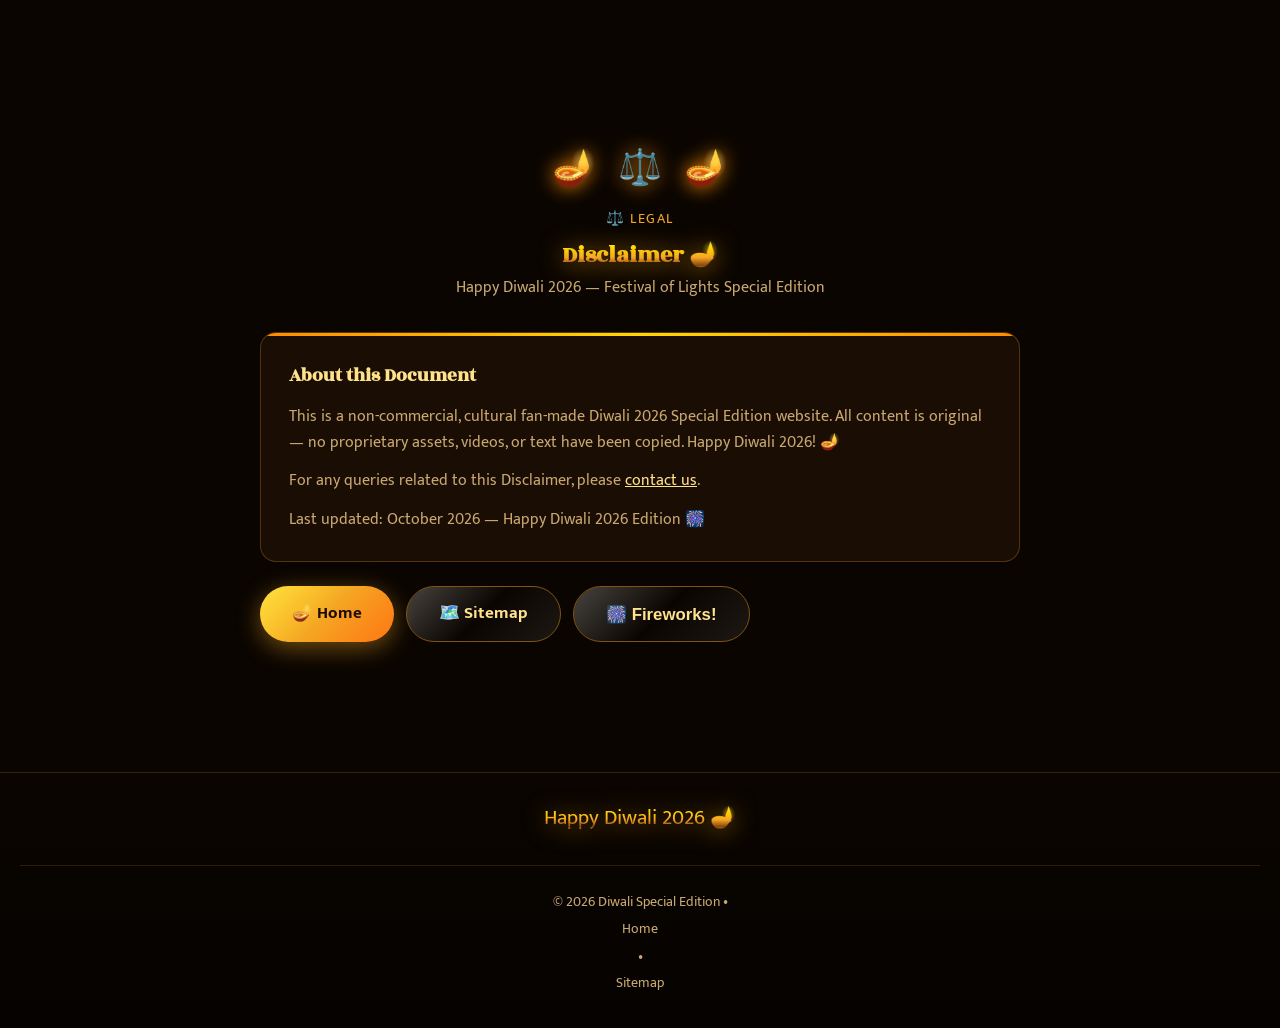
<file: disclaimer.html>
﻿<!doctype html>
<html lang="hi">
<head>
<meta charset="UTF-8"><meta name="viewport" content="width=device-width,initial-scale=1">
<title>Disclaimer — Happy Diwali 2026</title>
<link href="https://fonts.googleapis.com/css2?family=Mukta:wght@400;600;700;800&family=Rozha+One&display=swap" rel="stylesheet">
<link rel="stylesheet" href="styles.css">
<link rel="icon" href="data:image/svg+xml,<svg xmlns='http://www.w3.org/2000/svg' viewBox='0 0 100 100'><text y='.9em' font-size='90'>🪔</text></svg>">
</head>
<body>
<canvas id="fireworksCanvas" aria-hidden="true"></canvas>
<header class="topnav"><nav class="pill"><a class="brand" href="index.html"><span style="font-size:1.5rem;animation:flicker 2s ease-in-out infinite;filter:drop-shadow(0 0 8px #ff8c00)">🪔</span><span>Happy Diwali 2026<small>Festival of Lights</small></span></a><div class="navlinks"><a href="index.html">🏠 Home</a><a href="index.html#bookshelf-section">🪔 Library</a></div></nav></header>
<main>
  <section class="block" style="padding-top:130px;max-width:800px">
    <div class="diya-strip"><span>🪔</span><span>⚖️</span><span>🪔</span></div>
    <div class="eyebrow">⚖️ Legal</div>
    <h1 class="sec gold-emboss-text" style="text-align:center">Disclaimer 🪔</h1>
    <p class="lead">Happy Diwali 2026 — Festival of Lights Special Edition</p>
    <div class="card" style="margin-top:24px">
      <h3>About this Document</h3>
      <p style="color:var(--muted)">This is a non-commercial, cultural fan-made Diwali 2026 Special Edition website. All content is original — no proprietary assets, videos, or text have been copied. Happy Diwali 2026! 🪔</p>
      <p style="color:var(--muted);margin-top:12px">For any queries related to this Disclaimer, please <a href="contact.html">contact us</a>.</p>
      <p style="color:var(--muted);margin-top:12px">Last updated: October 2026 — Happy Diwali 2026 Edition 🎆</p>
    </div>
    <div style="margin-top:24px;display:flex;gap:12px;flex-wrap:wrap">
      <a class="btn" href="index.html">🪔 Home</a>
      <a class="btn ghost" href="sitemap.html">🗺️ Sitemap</a>
      <button class="btn ghost" id="fireworksBtn" style="cursor:pointer">🎆 Fireworks!</button>
    </div>
  </section>
</main>
<footer style="text-align:center;padding:28px 20px;border-top:1px solid rgba(245,166,35,.2)">
  <p class="gold-emboss-text" style="font-size:1.3rem;margin-bottom:6px">Happy Diwali 2026 🪔</p>
  <div class="copy">© 2026 Diwali Special Edition • <a href="index.html">Home</a> • <a href="sitemap.html">Sitemap</a></div>
</footer>
<script src="app.js"></script>
</body>
</html>
</file>
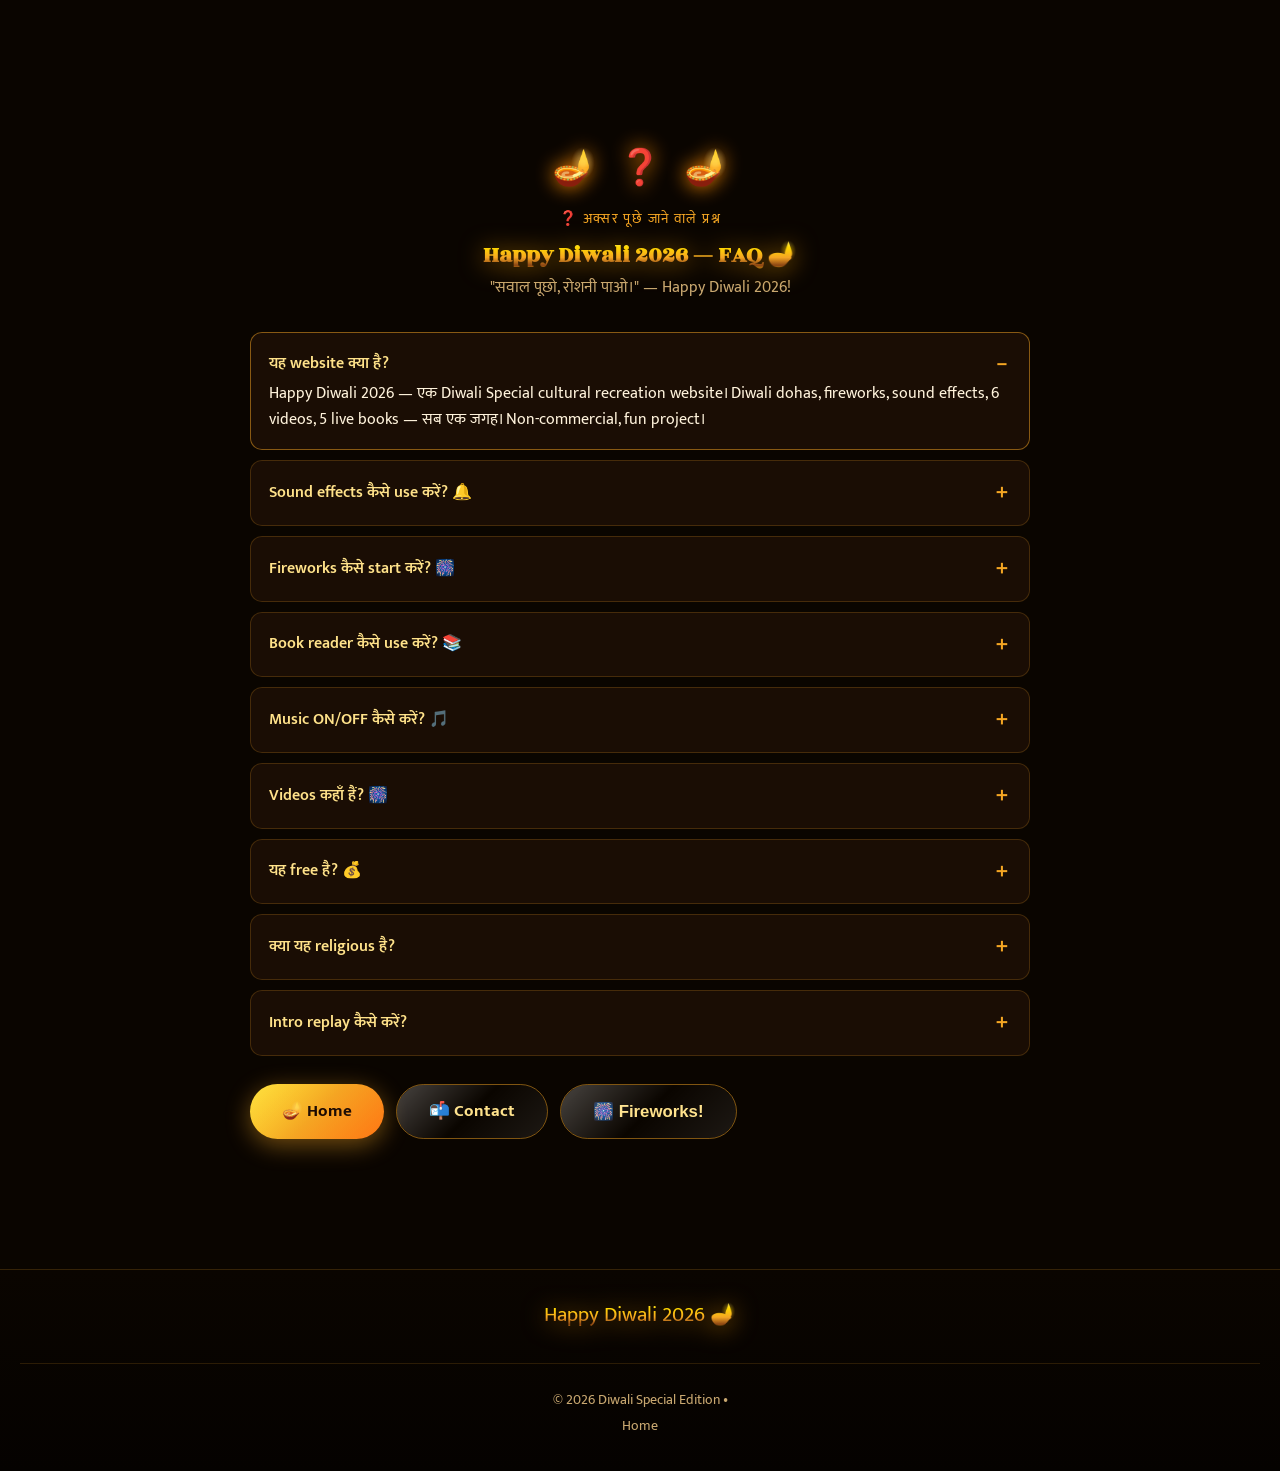
<file: faq.html>
﻿<!doctype html>
<html lang="hi">
<head>
<meta charset="UTF-8"><meta name="viewport" content="width=device-width,initial-scale=1">
<title>FAQ — Happy Diwali 2026 | Festival of Lights</title>
<meta name="description" content="Happy Diwali 2026 — FAQ: Diwali dohe, reader, sound effects, music, videos — सब सवालों के जवाब।">
<link href="https://fonts.googleapis.com/css2?family=Mukta:wght@400;600;700;800&family=Rozha+One&display=swap" rel="stylesheet">
<link rel="stylesheet" href="styles.css">
<link rel="icon" href="data:image/svg+xml,<svg xmlns='http://www.w3.org/2000/svg' viewBox='0 0 100 100'><text y='.9em' font-size='90'>🪔</text></svg>">
</head>
<body>
<canvas id="fireworksCanvas" aria-hidden="true"></canvas>
<header class="topnav">
  <nav class="pill">
    <a class="brand" href="index.html"><span style="font-size:1.5rem;animation:flicker 2s ease-in-out infinite;filter:drop-shadow(0 0 8px #ff8c00)">🪔</span><span>Happy Diwali 2026<small>Festival of Lights</small></span></a>
    <div class="navlinks"><a href="index.html#bookshelf-section">🪔 Library</a><a href="index.html#diwali-videos">🎆 Videos</a><a href="puniverse.html">🕯️ Story of Diwali</a><a href="contact.html">☕ Sponsor</a></div>
  </nav>
</header>
<main>
  <section class="block" style="padding-top:130px;max-width:820px">
    <div class="diya-strip"><span>🪔</span><span>❓</span><span>🪔</span></div>
    <div class="eyebrow">❓ अक्सर पूछे जाने वाले प्रश्न</div>
    <h1 class="sec gold-emboss-text" style="text-align:center">Happy Diwali 2026 — FAQ 🪔</h1>
    <p class="lead">"सवाल पूछो, रोशनी पाओ।" — Happy Diwali 2026!</p>

    <details open>
      <summary>यह website क्या है?</summary>
      <p>Happy Diwali 2026 — एक Diwali Special cultural recreation website। Diwali dohas, fireworks, sound effects, 6 videos, 5 live books — सब एक जगह। Non-commercial, fun project।</p>
    </details>
    <details>
      <summary>Sound effects कैसे use करें? 🔔</summary>
      <p><b>Ghanti (Bell):</b> Intro gate पर "Enter" click करो<br><b>Crackers:</b> 🎆 Fireworks button click करो — boom sound!<br><b>Diya tone:</b> Book shelf पर किसी भी live book पर click करो<br><b>Click sparks:</b> Page पर कहीं भी click करो — ✨ sparks!<br><b>Music:</b> "Music OFF" button से toggle करो — pentatonic sitar ambience</p>
    </details>
    <details>
      <summary>Fireworks कैसे start करें? 🎆</summary>
      <p>"🎆 Fireworks!" button press करो — homepage, footer, या 404 page पर। Canvas पर click करने से भी उसी spot पर fireworks फूटते हैं! Returning visitors को auto-fireworks मिलते हैं।</p>
    </details>
    <details>
      <summary>Book reader कैसे use करें? 📚</summary>
      <p>किसी भी live book (🪔 वाले) पर click करो → reader खुलेगा। Arrow ← → keys से pages पलटो, या buttons से। ESC से बंद। Progress localStorage में auto-save होती है।</p>
    </details>
    <details>
      <summary>Music ON/OFF कैसे करें? 🎵</summary>
      <p>Hero section में "Music OFF" button press करो — Diwali pentatonic ambience start होगी। Reader के अंदर भी music toggle है। Preference save रहती है।</p>
    </details>
    <details>
      <summary>Videos कहाँ हैं? 🎆</summary>
      <p>Homepage पर "🎆 Diwali Videos" section में — 6 YouTube videos embedded हैं: Featured video + 2 medium + 3 small grid videos।</p>
    </details>
    <details>
      <summary>यह free है? 💰</summary>
      <p>हाँ — 100% free! सब dohas, videos, fireworks, sound effects — सब बिल्कुल मुफ्त। Happy Diwali 2026! 🪔</p>
    </details>
    <details>
      <summary>क्या यह religious है?</summary>
      <p>नहीं — यह एक cultural fun project है। दीपावली theme और dohas entertainment के लिए हैं। Happy Diwali 2026!</p>
    </details>
    <details>
      <summary>Intro replay कैसे करें?</summary>
      <p>Footer में "🪔 Intro Replay" button press करो — intro gate फिर से खुलेगा, और ghanti + fireworks भी बजेंगे!</p>
    </details>

    <div style="margin-top:28px;display:flex;gap:12px;flex-wrap:wrap">
      <a class="btn" href="index.html">🪔 Home</a>
      <a class="btn ghost" href="contact.html">📬 Contact</a>
      <button class="btn ghost" id="fireworksBtn" style="cursor:pointer">🎆 Fireworks!</button>
    </div>
  </section>
</main>
<footer style="text-align:center;padding:28px 20px;border-top:1px solid rgba(245,166,35,.2)">
  <p class="gold-emboss-text" style="font-size:1.3rem;margin-bottom:6px">Happy Diwali 2026 🪔</p>
  <div class="copy">© 2026 Diwali Special Edition • <a href="index.html">Home</a></div>
</footer>
<script src="app.js"></script>
</body>
</html>
</file>
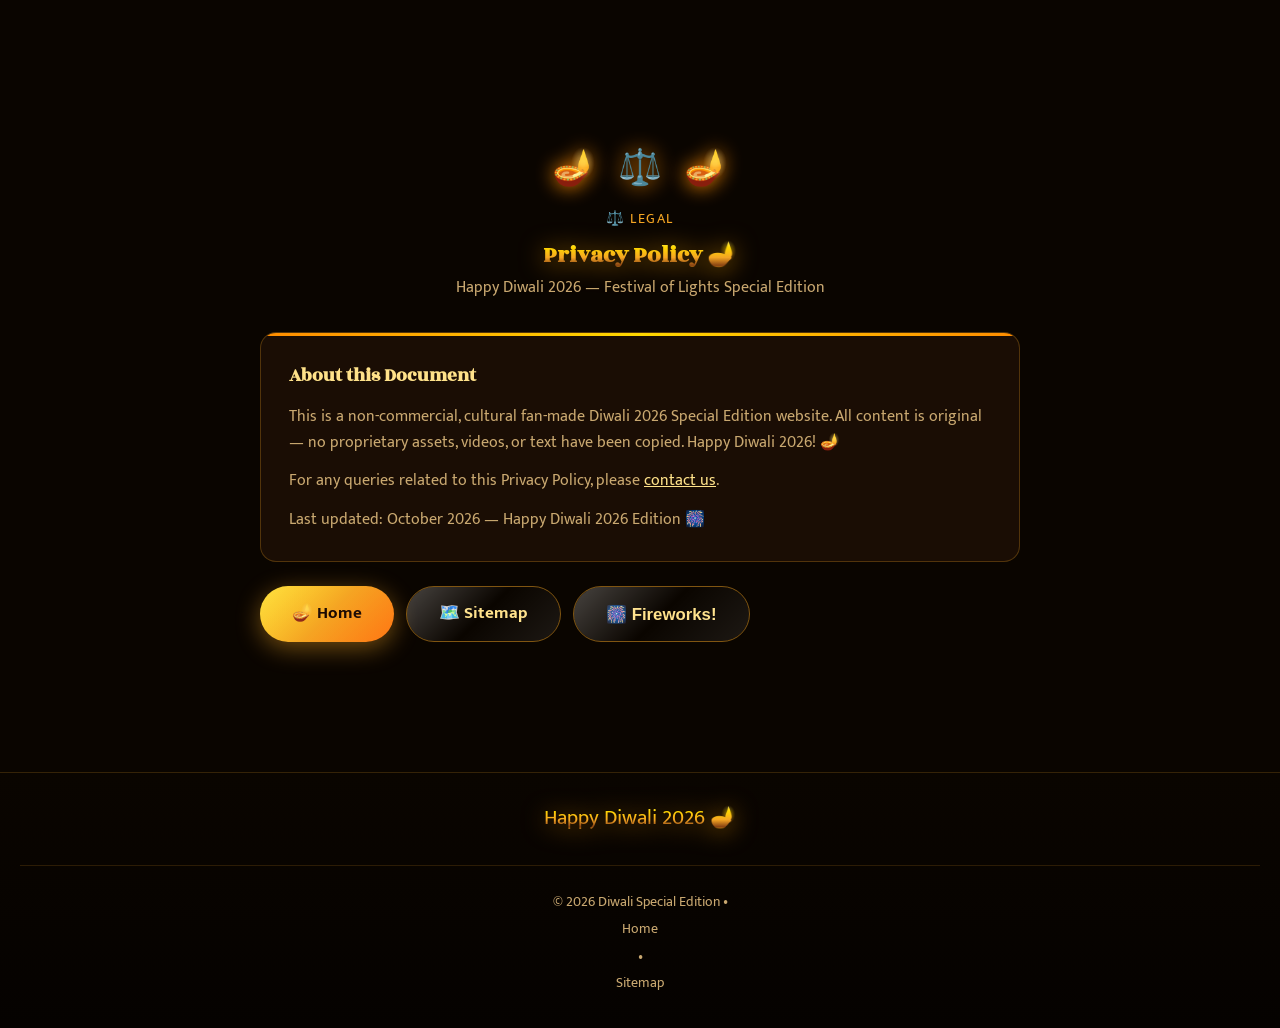
<file: privacy-policy.html>
﻿<!doctype html>
<html lang="hi">
<head>
<meta charset="UTF-8"><meta name="viewport" content="width=device-width,initial-scale=1">
<title>Privacy Policy — Happy Diwali 2026</title>
<link href="https://fonts.googleapis.com/css2?family=Mukta:wght@400;600;700;800&family=Rozha+One&display=swap" rel="stylesheet">
<link rel="stylesheet" href="styles.css">
<link rel="icon" href="data:image/svg+xml,<svg xmlns='http://www.w3.org/2000/svg' viewBox='0 0 100 100'><text y='.9em' font-size='90'>🪔</text></svg>">
</head>
<body>
<canvas id="fireworksCanvas" aria-hidden="true"></canvas>
<header class="topnav"><nav class="pill"><a class="brand" href="index.html"><span style="font-size:1.5rem;animation:flicker 2s ease-in-out infinite;filter:drop-shadow(0 0 8px #ff8c00)">🪔</span><span>Happy Diwali 2026<small>Festival of Lights</small></span></a><div class="navlinks"><a href="index.html">🏠 Home</a><a href="index.html#bookshelf-section">🪔 Library</a></div></nav></header>
<main>
  <section class="block" style="padding-top:130px;max-width:800px">
    <div class="diya-strip"><span>🪔</span><span>⚖️</span><span>🪔</span></div>
    <div class="eyebrow">⚖️ Legal</div>
    <h1 class="sec gold-emboss-text" style="text-align:center">Privacy Policy 🪔</h1>
    <p class="lead">Happy Diwali 2026 — Festival of Lights Special Edition</p>
    <div class="card" style="margin-top:24px">
      <h3>About this Document</h3>
      <p style="color:var(--muted)">This is a non-commercial, cultural fan-made Diwali 2026 Special Edition website. All content is original — no proprietary assets, videos, or text have been copied. Happy Diwali 2026! 🪔</p>
      <p style="color:var(--muted);margin-top:12px">For any queries related to this Privacy Policy, please <a href="contact.html">contact us</a>.</p>
      <p style="color:var(--muted);margin-top:12px">Last updated: October 2026 — Happy Diwali 2026 Edition 🎆</p>
    </div>
    <div style="margin-top:24px;display:flex;gap:12px;flex-wrap:wrap">
      <a class="btn" href="index.html">🪔 Home</a>
      <a class="btn ghost" href="sitemap.html">🗺️ Sitemap</a>
      <button class="btn ghost" id="fireworksBtn" style="cursor:pointer">🎆 Fireworks!</button>
    </div>
  </section>
</main>
<footer style="text-align:center;padding:28px 20px;border-top:1px solid rgba(245,166,35,.2)">
  <p class="gold-emboss-text" style="font-size:1.3rem;margin-bottom:6px">Happy Diwali 2026 🪔</p>
  <div class="copy">© 2026 Diwali Special Edition • <a href="index.html">Home</a> • <a href="sitemap.html">Sitemap</a></div>
</footer>
<script src="app.js"></script>
</body>
</html>
</file>
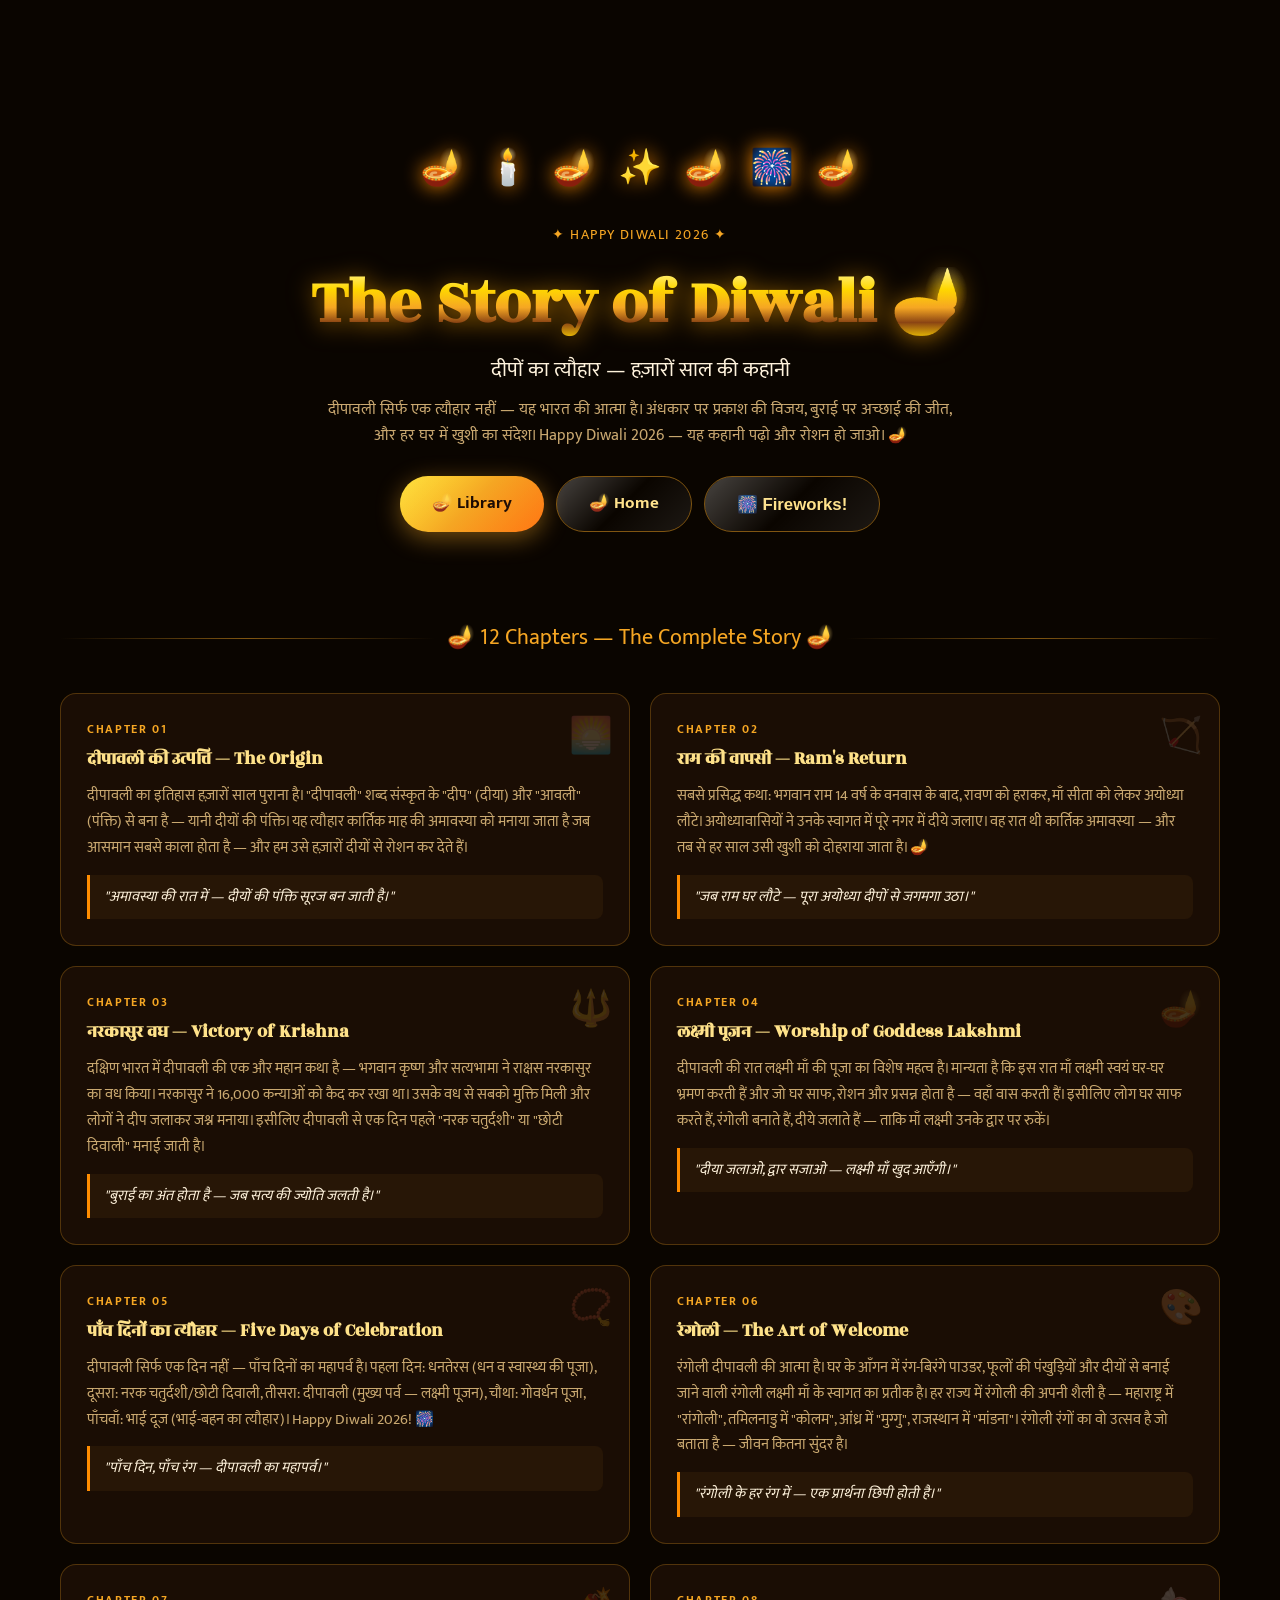
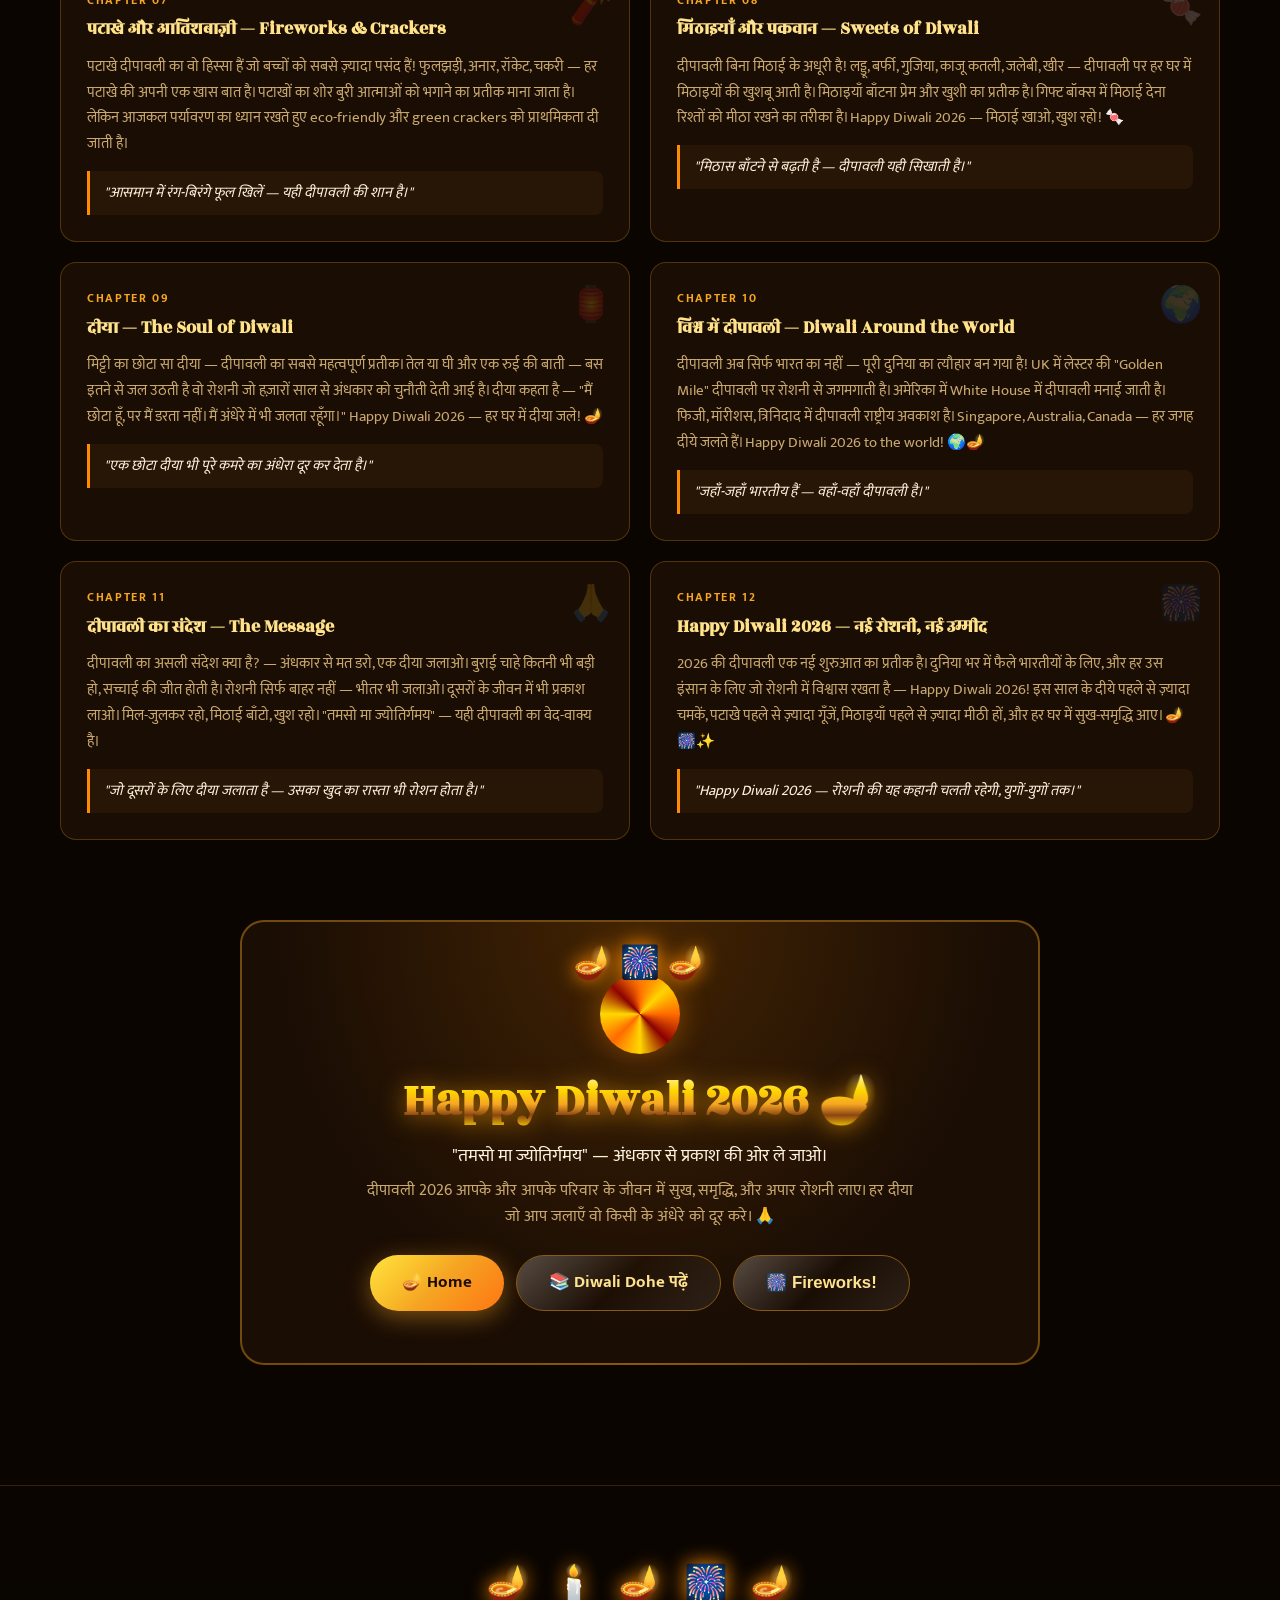
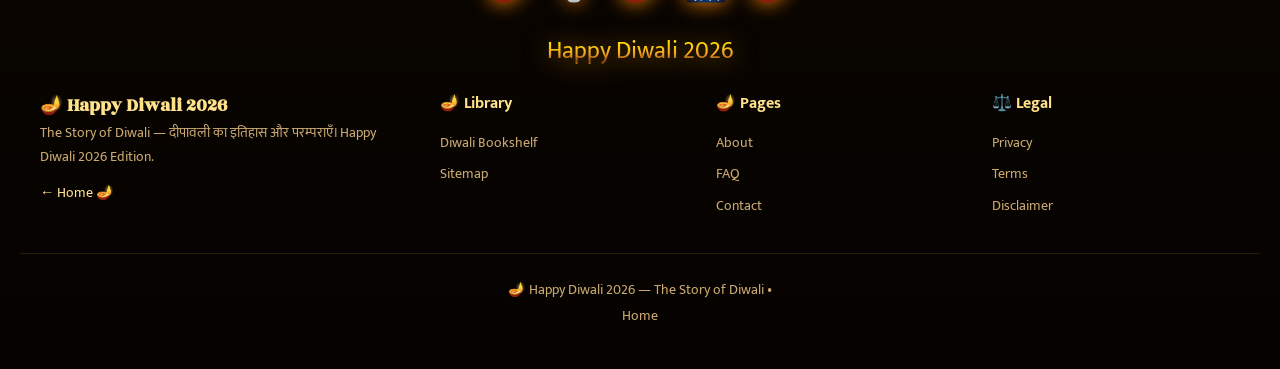
<file: puniverse.html>
﻿<!doctype html>
<html lang="hi">
<head>
<meta charset="UTF-8"><meta name="viewport" content="width=device-width,initial-scale=1">
<title>🪔 The Story of Diwali — Happy Diwali 2026</title>
<meta name="description" content="The Story of Diwali — Happy Diwali 2026: दीपावली का इतिहास, महत्व, परम्पराएँ और उत्सव — 12 Chapters में।">
<link href="https://fonts.googleapis.com/css2?family=Mukta:wght@400;600;700;800&family=Rozha+One&family=Tiro+Devanagari+Hindi&display=swap" rel="stylesheet">
<link rel="stylesheet" href="styles.css">
<link rel="icon" href="data:image/svg+xml,<svg xmlns='http://www.w3.org/2000/svg' viewBox='0 0 100 100'><text y='.9em' font-size='90'>🪔</text></svg>">
</head>
<body>
<canvas id="fireworksCanvas" aria-hidden="true"></canvas>
<a class="skip" href="#chaps">Chapters पर जाएँ</a>

<header class="topnav">
  <nav class="pill" aria-label="मुख्य नेविगेशन">
    <a class="brand" href="index.html">
      <span style="font-size:1.5rem;animation:flicker 2s ease-in-out infinite;filter:drop-shadow(0 0 8px #ff8c00)">🪔</span>
      <span>Happy Diwali 2026<small>Festival of Lights</small></span>
    </a>
    <div class="navlinks">
      <a href="index.html#bookshelf-section">🪔 Library</a>
      <a href="puniverse.html">🕯️ Story of Diwali</a>
      <a href="contact.html">☕ Sponsor</a>
    </div>
  </nav>
</header>

<main>
  <!-- HERO -->
  <section style="padding-top:130px;padding-bottom:20px;text-align:center;max-width:900px;margin:0 auto;padding-left:20px;padding-right:20px">
    <div class="diya-strip"><span>🪔</span><span>🕯️</span><span>🪔</span><span>✨</span><span>🪔</span><span>🎆</span><span>🪔</span></div>
    <div class="eyebrow" style="margin-top:16px">✦ Happy Diwali 2026 ✦</div>
    <h1 class="gold-emboss-text" style="font-size:clamp(2.4rem,6vw,4rem);text-align:center;line-height:1.15;margin:.3em 0 .2em">
      The Story of Diwali 🪔
    </h1>
    <p style="color:var(--cream);font-size:clamp(1rem,2.5vw,1.3rem);margin-bottom:8px">
      दीपों का त्यौहार — हज़ारों साल की कहानी
    </p>
    <p style="color:var(--muted);max-width:640px;margin:0 auto 28px;font-size:.97rem;line-height:1.7">
      दीपावली सिर्फ एक त्यौहार नहीं — यह भारत की आत्मा है। अंधकार पर प्रकाश की विजय, बुराई पर अच्छाई की जीत, और हर घर में खुशी का संदेश। Happy Diwali 2026 — यह कहानी पढ़ो और रोशन हो जाओ। 🪔
    </p>
    <div style="display:flex;gap:12px;justify-content:center;flex-wrap:wrap;margin-bottom:40px">
      <a class="btn" href="index.html#bookshelf-section">🪔 Library</a>
      <a class="btn ghost" href="index.html">🪔 Home</a>
      <button class="btn ghost" id="fireworksBtn" style="cursor:pointer">🎆 Fireworks!</button>
    </div>
  </section>

  <!-- CHAPTERS -->
  <section class="block" style="padding-top:10px" id="chaps">
    <div class="diwali-divider"><span>🪔 12 Chapters — The Complete Story 🪔</span></div>
    <div id="chapGrid" class="grid c2" style="gap:20px;margin-top:28px"></div>
  </section>

  <!-- CLOSING MESSAGE -->
  <section class="block" style="padding-top:10px;padding-bottom:60px">
    <div class="cta-diwali" style="max-width:800px;margin:0 auto">
      <div class="rangoli" style="margin-bottom:20px"></div>
      <h2 class="sec gold-emboss-text">Happy Diwali 2026 🪔</h2>
      <p style="color:var(--cream);font-size:1.1rem;margin:12px 0 8px">
        "तमसो मा ज्योतिर्गमय" — अंधकार से प्रकाश की ओर ले जाओ।
      </p>
      <p style="color:var(--muted);max-width:560px;margin:0 auto 24px">
        दीपावली 2026 आपके और आपके परिवार के जीवन में सुख, समृद्धि, और अपार रोशनी लाए। हर दीया जो आप जलाएँ वो किसी के अंधेरे को दूर करे। 🙏
      </p>
      <div style="display:flex;gap:12px;flex-wrap:wrap;justify-content:center">
        <a class="btn" href="index.html">🪔 Home</a>
        <a class="btn ghost" href="index.html#bookshelf-section">📚 Diwali Dohe पढ़ें</a>
        <button class="btn ghost" id="fireworksBtn" style="cursor:pointer">🎆 Fireworks!</button>
      </div>
    </div>
  </section>
</main>

<footer>
  <div style="text-align:center;margin-bottom:20px">
    <div class="diya-strip"><span>🪔</span><span>🕯️</span><span>🪔</span><span>🎆</span><span>🪔</span></div>
    <p class="gold-emboss-text" style="font-size:1.5rem;margin-top:8px">Happy Diwali 2026</p>
  </div>
  <div class="fgrid" style="max-width:1200px;margin:0 auto">
    <div>
      <h3 style="color:var(--gold-light)">🪔 Happy Diwali 2026</h3>
      <p style="color:var(--muted);font-size:.9rem">The Story of Diwali — दीपावली का इतिहास और परम्पराएँ। Happy Diwali 2026 Edition.</p>
      <a href="index.html" style="color:var(--gold-light);margin-top:8px;display:inline-block">← Home 🪔</a>
    </div>
    <div>
      <h4 style="color:var(--gold-light);margin-bottom:10px">🪔 Library</h4>
      <a href="index.html#bookshelf-section">Diwali Bookshelf</a>
      <a href="sitemap.html">Sitemap</a>
    </div>
    <div>
      <h4 style="color:var(--gold-light);margin-bottom:10px">🪔 Pages</h4>
      <a href="about.html">About</a>
      <a href="faq.html">FAQ</a>
      <a href="contact.html">Contact</a>
    </div>
    <div>
      <h4 style="color:var(--gold-light);margin-bottom:10px">⚖️ Legal</h4>
      <a href="privacy-policy.html">Privacy</a>
      <a href="terms.html">Terms</a>
      <a href="disclaimer.html">Disclaimer</a>
    </div>
  </div>
  <div class="copy">🪔 Happy Diwali 2026 — The Story of Diwali • <a href="index.html">Home</a></div>
</footer>

<script>
var CHAPTERS = [
  {
    num:"01", emoji:"🌅", icon:"🌅",
    title:"दीपावली की उत्पत्ति — The Origin",
    body:"दीपावली का इतिहास हज़ारों साल पुराना है। \"दीपावली\" शब्द संस्कृत के \"दीप\" (दीया) और \"आवली\" (पंक्ति) से बना है — यानी दीयों की पंक्ति। यह त्यौहार कार्तिक माह की अमावस्या को मनाया जाता है जब आसमान सबसे काला होता है — और हम उसे हज़ारों दीयों से रोशन कर देते हैं।",
    quote:"\"अमावस्या की रात में — दीयों की पंक्ति सूरज बन जाती है।\""
  },
  {
    num:"02", emoji:"🏹", icon:"🏹",
    title:"राम की वापसी — Ram's Return",
    body:"सबसे प्रसिद्ध कथा: भगवान राम 14 वर्ष के वनवास के बाद, रावण को हराकर, माँ सीता को लेकर अयोध्या लौटे। अयोध्यावासियों ने उनके स्वागत में पूरे नगर में दीये जलाए। वह रात थी कार्तिक अमावस्या — और तब से हर साल उसी खुशी को दोहराया जाता है। 🪔",
    quote:"\"जब राम घर लौटे — पूरा अयोध्या दीपों से जगमगा उठा।\""
  },
  {
    num:"03", emoji:"🔱", icon:"🔱",
    title:"नरकासुर वध — Victory of Krishna",
    body:"दक्षिण भारत में दीपावली की एक और महान कथा है — भगवान कृष्ण और सत्यभामा ने राक्षस नरकासुर का वध किया। नरकासुर ने 16,000 कन्याओं को कैद कर रखा था। उसके वध से सबको मुक्ति मिली और लोगों ने दीप जलाकर जश्न मनाया। इसीलिए दीपावली से एक दिन पहले \"नरक चतुर्दशी\" या \"छोटी दिवाली\" मनाई जाती है।",
    quote:"\"बुराई का अंत होता है — जब सत्य की ज्योति जलती है।\""
  },
  {
    num:"04", emoji:"🪔", icon:"🪔",
    title:"लक्ष्मी पूजन — Worship of Goddess Lakshmi",
    body:"दीपावली की रात लक्ष्मी माँ की पूजा का विशेष महत्व है। मान्यता है कि इस रात माँ लक्ष्मी स्वयं घर-घर भ्रमण करती हैं और जो घर साफ, रोशन और प्रसन्न होता है — वहाँ वास करती हैं। इसीलिए लोग घर साफ करते हैं, रंगोली बनाते हैं, दीये जलाते हैं — ताकि माँ लक्ष्मी उनके द्वार पर रुकें।",
    quote:"\"दीया जलाओ, द्वार सजाओ — लक्ष्मी माँ खुद आएँगी।\""
  },
  {
    num:"05", emoji:"📿", icon:"📿",
    title:"पाँच दिनों का त्यौहार — Five Days of Celebration",
    body:"दीपावली सिर्फ एक दिन नहीं — पाँच दिनों का महापर्व है। पहला दिन: धनतेरस (धन व स्वास्थ्य की पूजा), दूसरा: नरक चतुर्दशी/छोटी दिवाली, तीसरा: दीपावली (मुख्य पर्व — लक्ष्मी पूजन), चौथा: गोवर्धन पूजा, पाँचवाँ: भाई दूज (भाई-बहन का त्यौहार)। Happy Diwali 2026! 🎆",
    quote:"\"पाँच दिन, पाँच रंग — दीपावली का महापर्व।\""
  },
  {
    num:"06", emoji:"🎨", icon:"🎨",
    title:"रंगोली — The Art of Welcome",
    body:"रंगोली दीपावली की आत्मा है। घर के आँगन में रंग-बिरंगे पाउडर, फूलों की पंखुड़ियों और दीयों से बनाई जाने वाली रंगोली लक्ष्मी माँ के स्वागत का प्रतीक है। हर राज्य में रंगोली की अपनी शैली है — महाराष्ट्र में \"रांगोली\", तमिलनाडु में \"कोलम\", आंध्र में \"मुग्गु\", राजस्थान में \"मांडना\"। रंगोली रंगों का वो उत्सव है जो बताता है — जीवन कितना सुंदर है।",
    quote:"\"रंगोली के हर रंग में — एक प्रार्थना छिपी होती है।\""
  },
  {
    num:"07", emoji:"🧨", icon:"🧨",
    title:"पटाखे और आतिशबाज़ी — Fireworks & Crackers",
    body:"पटाखे दीपावली का वो हिस्सा हैं जो बच्चों को सबसे ज़्यादा पसंद हैं! फुलझड़ी, अनार, रॉकेट, चकरी — हर पटाखे की अपनी एक खास बात है। पटाखों का शोर बुरी आत्माओं को भगाने का प्रतीक माना जाता है। लेकिन आजकल पर्यावरण का ध्यान रखते हुए eco-friendly और green crackers को प्राथमिकता दी जाती है।",
    quote:"\"आसमान में रंग-बिरंगे फूल खिलें — यही दीपावली की शान है।\""
  },
  {
    num:"08", emoji:"🍬", icon:"🍬",
    title:"मिठाइयाँ और पकवान — Sweets of Diwali",
    body:"दीपावली बिना मिठाई के अधूरी है! लड्डू, बर्फी, गुजिया, काजू कतली, जलेबी, खीर — दीपावली पर हर घर में मिठाइयों की खुशबू आती है। मिठाइयाँ बाँटना प्रेम और खुशी का प्रतीक है। गिफ्ट बॉक्स में मिठाई देना रिश्तों को मीठा रखने का तरीका है। Happy Diwali 2026 — मिठाई खाओ, खुश रहो! 🍬",
    quote:"\"मिठास बाँटने से बढ़ती है — दीपावली यही सिखाती है।\""
  },
  {
    num:"09", emoji:"🏮", icon:"🏮",
    title:"दीया — The Soul of Diwali",
    body:"मिट्टी का छोटा सा दीया — दीपावली का सबसे महत्वपूर्ण प्रतीक। तेल या घी और एक रुई की बाती — बस इतने से जल उठती है वो रोशनी जो हज़ारों साल से अंधकार को चुनौती देती आई है। दीया कहता है — \"मैं छोटा हूँ, पर मैं डरता नहीं। मैं अंधेरे में भी जलता रहूँगा।\" Happy Diwali 2026 — हर घर में दीया जले! 🪔",
    quote:"\"एक छोटा दीया भी पूरे कमरे का अंधेरा दूर कर देता है।\""
  },
  {
    num:"10", emoji:"🌍", icon:"🌍",
    title:"विश्व में दीपावली — Diwali Around the World",
    body:"दीपावली अब सिर्फ भारत का नहीं — पूरी दुनिया का त्यौहार बन गया है! UK में लेस्टर की \"Golden Mile\" दीपावली पर रोशनी से जगमगाती है। अमेरिका में White House में दीपावली मनाई जाती है। फिजी, मॉरीशस, त्रिनिदाद में दीपावली राष्ट्रीय अवकाश है। Singapore, Australia, Canada — हर जगह दीये जलते हैं। Happy Diwali 2026 to the world! 🌍🪔",
    quote:"\"जहाँ-जहाँ भारतीय हैं — वहाँ-वहाँ दीपावली है।\""
  },
  {
    num:"11", emoji:"🙏", icon:"🙏",
    title:"दीपावली का संदेश — The Message",
    body:"दीपावली का असली संदेश क्या है? — अंधकार से मत डरो, एक दीया जलाओ। बुराई चाहे कितनी भी बड़ी हो, सच्चाई की जीत होती है। रोशनी सिर्फ बाहर नहीं — भीतर भी जलाओ। दूसरों के जीवन में भी प्रकाश लाओ। मिल-जुलकर रहो, मिठाई बाँटो, खुश रहो। \"तमसो मा ज्योतिर्गमय\" — यही दीपावली का वेद-वाक्य है।",
    quote:"\"जो दूसरों के लिए दीया जलाता है — उसका खुद का रास्ता भी रोशन होता है।\""
  },
  {
    num:"12", emoji:"🎆", icon:"🎆",
    title:"Happy Diwali 2026 — नई रोशनी, नई उम्मीद",
    body:"2026 की दीपावली एक नई शुरुआत का प्रतीक है। दुनिया भर में फैले भारतीयों के लिए, और हर उस इंसान के लिए जो रोशनी में विश्वास रखता है — Happy Diwali 2026! इस साल के दीये पहले से ज़्यादा चमकें, पटाखे पहले से ज़्यादा गूँजें, मिठाइयाँ पहले से ज़्यादा मीठी हों, और हर घर में सुख-समृद्धि आए। 🪔🎆✨",
    quote:"\"Happy Diwali 2026 — रोशनी की यह कहानी चलती रहेगी, युगों-युगों तक।\""
  }
];

var grid = document.getElementById('chapGrid');
CHAPTERS.forEach(function(c, i) {
  var d = document.createElement('article');
  d.id = 'chapter-' + (i + 1);
  d.style.cssText = 'border:1px solid rgba(245,166,35,.25);border-radius:16px;padding:26px;background:var(--card);position:relative;overflow:hidden;cursor:pointer;transition:border-color .3s,transform .3s;';

  d.innerHTML = '<div style="position:absolute;top:14px;right:16px;font-size:2.2rem;opacity:.18">' + c.icon + '</div>'
    + '<div style="font-size:.75rem;color:var(--gold);letter-spacing:.14em;margin-bottom:8px;font-weight:700">CHAPTER ' + c.num + '</div>'
    + '<h3 style="color:var(--gold-light);margin:0 0 12px;font-size:1.12rem;line-height:1.3">' + c.title + '</h3>'
    + '<p style="color:var(--muted);font-size:.95rem;line-height:1.7;margin-bottom:14px">' + c.body + '</p>'
    + '<div style="border-left:3px solid var(--gold3);padding:10px 14px;background:rgba(245,166,35,.06);border-radius:0 8px 8px 0;font-size:.92rem;color:var(--cream);font-style:italic">'
    + c.quote + '</div>';

  d.addEventListener('mouseenter', function() {
    d.style.borderColor = 'rgba(245,166,35,.55)';
    d.style.transform = 'translateY(-3px)';
  });
  d.addEventListener('mouseleave', function() {
    d.style.borderColor = 'rgba(245,166,35,.25)';
    d.style.transform = '';
  });
  d.addEventListener('click', function() {
    if (typeof playDiyaLight === 'function') playDiyaLight();
  });

  grid.appendChild(d);
});
</script>
<script src="app.js"></script>
</body>
</html>
</file>
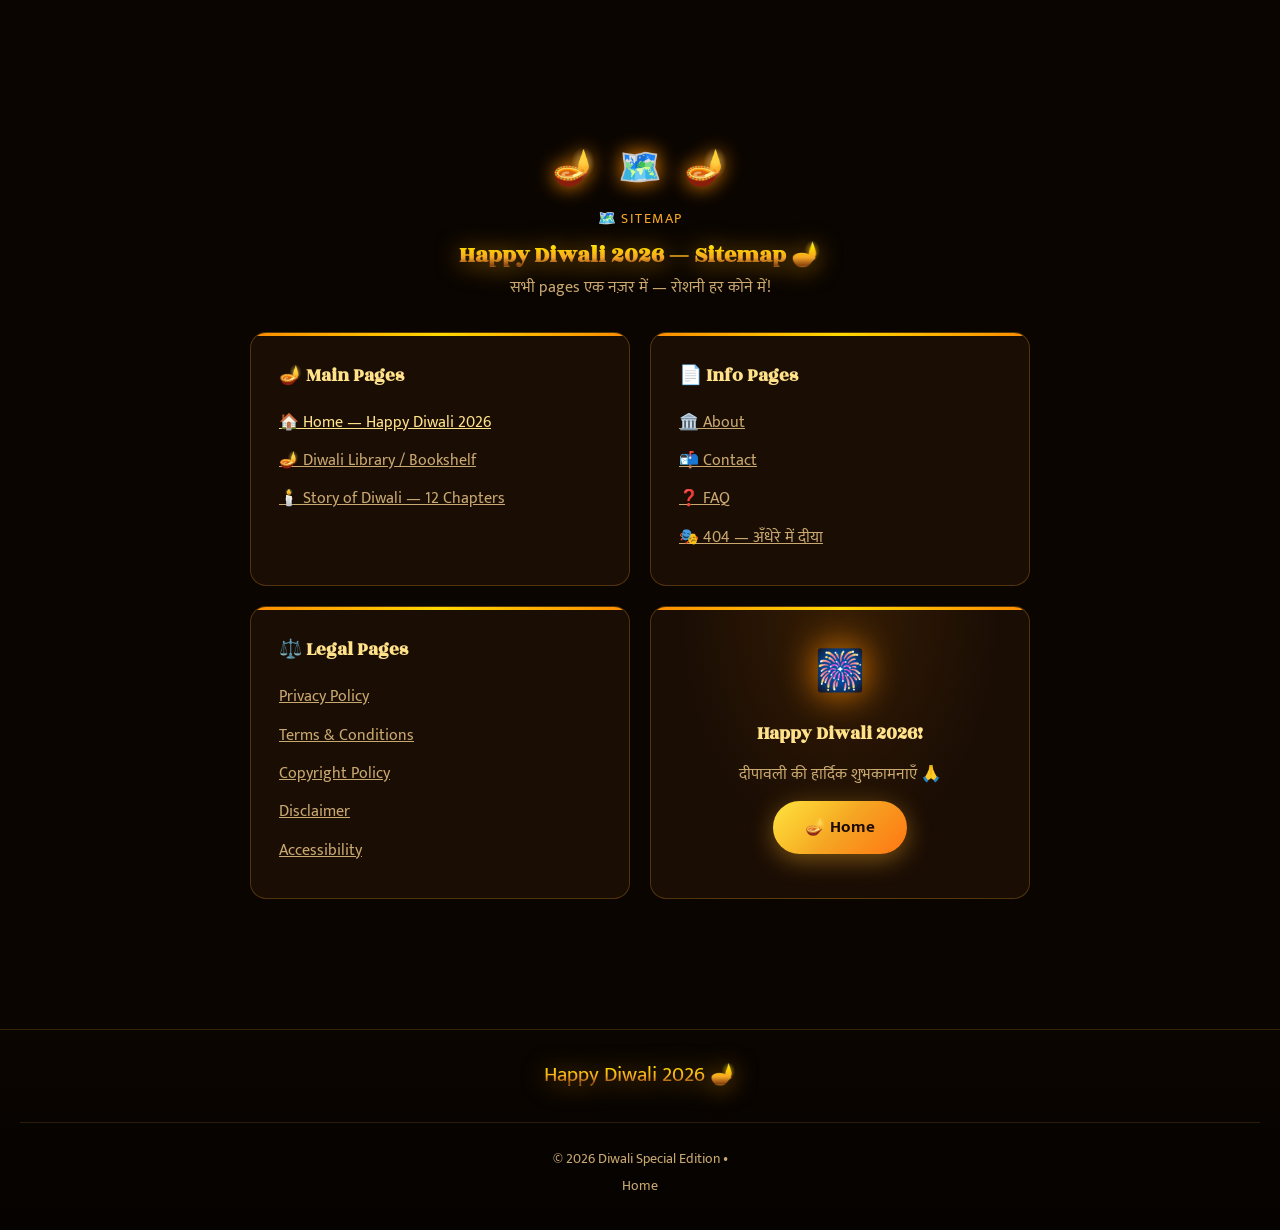
<file: sitemap.html>
﻿<!doctype html>
<html lang="hi">
<head>
<meta charset="UTF-8"><meta name="viewport" content="width=device-width,initial-scale=1">
<title>Sitemap — Happy Diwali 2026</title>
<link href="https://fonts.googleapis.com/css2?family=Mukta:wght@400;600;700;800&family=Rozha+One&display=swap" rel="stylesheet">
<link rel="stylesheet" href="styles.css">
<link rel="icon" href="data:image/svg+xml,<svg xmlns='http://www.w3.org/2000/svg' viewBox='0 0 100 100'><text y='.9em' font-size='90'>🪔</text></svg>">
</head>
<body>
<canvas id="fireworksCanvas" aria-hidden="true"></canvas>
<header class="topnav">
  <nav class="pill">
    <a class="brand" href="index.html"><span style="font-size:1.5rem;animation:flicker 2s ease-in-out infinite;filter:drop-shadow(0 0 8px #ff8c00)">🪔</span><span>Happy Diwali 2026<small>Festival of Lights</small></span></a>
    <div class="navlinks"><a href="index.html">🏠 Home</a><a href="index.html#bookshelf-section">🪔 Library</a></div>
  </nav>
</header>
<main>
  <section class="block" style="padding-top:130px;max-width:820px">
    <div class="diya-strip"><span>🪔</span><span>🗺️</span><span>🪔</span></div>
    <div class="eyebrow">🗺️ Sitemap</div>
    <h1 class="sec gold-emboss-text" style="text-align:center">Happy Diwali 2026 — Sitemap 🪔</h1>
    <p class="lead">सभी pages एक नज़र में — रोशनी हर कोने में!</p>

    <div class="grid c2" style="margin-top:28px">
      <div class="card">
        <h3>🪔 Main Pages</h3>
        <a href="index.html" style="display:block;padding:6px 0;color:var(--gold-light)">🏠 Home — Happy Diwali 2026</a>
        <a href="index.html#bookshelf-section" style="display:block;padding:6px 0;color:var(--muted)">🪔 Diwali Library / Bookshelf</a>
        <a href="puniverse.html" style="display:block;padding:6px 0;color:var(--muted)">🕯️ Story of Diwali — 12 Chapters</a>
      </div>
      <div class="card">
        <h3>📄 Info Pages</h3>
        <a href="about.html" style="display:block;padding:6px 0;color:var(--muted)">🏛️ About</a>
        <a href="contact.html" style="display:block;padding:6px 0;color:var(--muted)">📬 Contact</a>
        <a href="faq.html" style="display:block;padding:6px 0;color:var(--muted)">❓ FAQ</a>
        <a href="404.html" style="display:block;padding:6px 0;color:var(--muted)">🎭 404 — अँधेरे में दीया</a>
      </div>
      <div class="card">
        <h3>⚖️ Legal Pages</h3>
        <a href="privacy-policy.html" style="display:block;padding:6px 0;color:var(--muted)">Privacy Policy</a>
        <a href="terms.html" style="display:block;padding:6px 0;color:var(--muted)">Terms & Conditions</a>
        <a href="copyright.html" style="display:block;padding:6px 0;color:var(--muted)">Copyright Policy</a>
        <a href="disclaimer.html" style="display:block;padding:6px 0;color:var(--muted)">Disclaimer</a>
        <a href="accessibility.html" style="display:block;padding:6px 0;color:var(--muted)">Accessibility</a>
      </div>
      <div class="card diya-card">
        <span class="diya-big" style="font-size:2.5rem">🎆</span>
        <h3>Happy Diwali 2026!</h3>
        <p style="color:var(--muted)">दीपावली की हार्दिक शुभकामनाएँ 🙏</p>
        <a class="btn" href="index.html" style="margin-top:12px;display:inline-flex">🪔 Home</a>
      </div>
    </div>
  </section>
</main>
<footer style="text-align:center;padding:28px 20px;border-top:1px solid rgba(245,166,35,.2)">
  <p class="gold-emboss-text" style="font-size:1.3rem;margin-bottom:6px">Happy Diwali 2026 🪔</p>
  <div class="copy">© 2026 Diwali Special Edition • <a href="index.html">Home</a></div>
</footer>
<script src="app.js"></script>
</body>
</html>
</file>
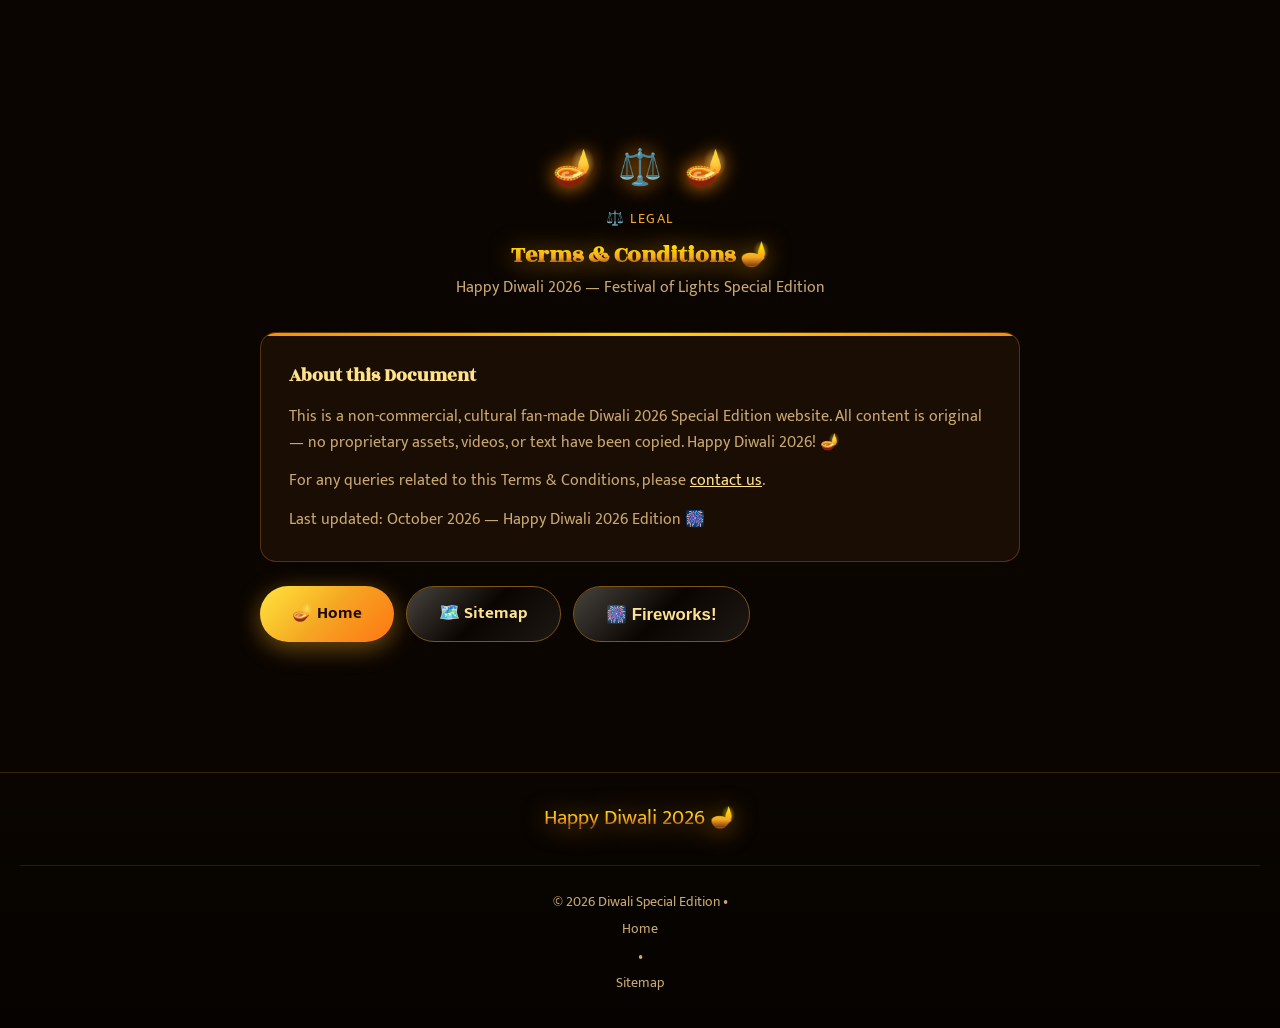
<file: terms.html>
﻿<!doctype html>
<html lang="hi">
<head>
<meta charset="UTF-8"><meta name="viewport" content="width=device-width,initial-scale=1">
<title>Terms & Conditions — Happy Diwali 2026</title>
<link href="https://fonts.googleapis.com/css2?family=Mukta:wght@400;600;700;800&family=Rozha+One&display=swap" rel="stylesheet">
<link rel="stylesheet" href="styles.css">
<link rel="icon" href="data:image/svg+xml,<svg xmlns='http://www.w3.org/2000/svg' viewBox='0 0 100 100'><text y='.9em' font-size='90'>🪔</text></svg>">
</head>
<body>
<canvas id="fireworksCanvas" aria-hidden="true"></canvas>
<header class="topnav"><nav class="pill"><a class="brand" href="index.html"><span style="font-size:1.5rem;animation:flicker 2s ease-in-out infinite;filter:drop-shadow(0 0 8px #ff8c00)">🪔</span><span>Happy Diwali 2026<small>Festival of Lights</small></span></a><div class="navlinks"><a href="index.html">🏠 Home</a><a href="index.html#bookshelf-section">🪔 Library</a></div></nav></header>
<main>
  <section class="block" style="padding-top:130px;max-width:800px">
    <div class="diya-strip"><span>🪔</span><span>⚖️</span><span>🪔</span></div>
    <div class="eyebrow">⚖️ Legal</div>
    <h1 class="sec gold-emboss-text" style="text-align:center">Terms & Conditions 🪔</h1>
    <p class="lead">Happy Diwali 2026 — Festival of Lights Special Edition</p>
    <div class="card" style="margin-top:24px">
      <h3>About this Document</h3>
      <p style="color:var(--muted)">This is a non-commercial, cultural fan-made Diwali 2026 Special Edition website. All content is original — no proprietary assets, videos, or text have been copied. Happy Diwali 2026! 🪔</p>
      <p style="color:var(--muted);margin-top:12px">For any queries related to this Terms & Conditions, please <a href="contact.html">contact us</a>.</p>
      <p style="color:var(--muted);margin-top:12px">Last updated: October 2026 — Happy Diwali 2026 Edition 🎆</p>
    </div>
    <div style="margin-top:24px;display:flex;gap:12px;flex-wrap:wrap">
      <a class="btn" href="index.html">🪔 Home</a>
      <a class="btn ghost" href="sitemap.html">🗺️ Sitemap</a>
      <button class="btn ghost" id="fireworksBtn" style="cursor:pointer">🎆 Fireworks!</button>
    </div>
  </section>
</main>
<footer style="text-align:center;padding:28px 20px;border-top:1px solid rgba(245,166,35,.2)">
  <p class="gold-emboss-text" style="font-size:1.3rem;margin-bottom:6px">Happy Diwali 2026 🪔</p>
  <div class="copy">© 2026 Diwali Special Edition • <a href="index.html">Home</a> • <a href="sitemap.html">Sitemap</a></div>
</footer>
<script src="app.js"></script>
</body>
</html>
</file>
<file: styles.css>
/* ===== DIWALI THEME — पुशो के पोहे × दीपावली ===== */
@import url('https://fonts.googleapis.com/css2?family=Mukta:wght@400;600;700;800&family=Tiro+Devanagari+Hindi&family=Rozha+One&display=swap');

:root{
  --bg:#0a0500;
  --bg2:#110800;
  --card:#1a0d04;
  --wood:#3d2008;
  --gold:#f5a623;
  --gold2:#ffd700;
  --gold3:#ff8c00;
  --gold-light:#ffe28a;
  --gold-dim:rgba(245,166,35,.28);
  --cream:#fff3dc;
  --muted:#c9a870;
  --red:#c0392b;
  --deepred:#8b0000;
  --orange:#e67e22;
  --line:rgba(245,166,35,.22);
  --radius:16px;
  --max:1200px;
}

*{box-sizing:border-box;margin:0;padding:0}
html{scroll-behavior:smooth;overflow-x:hidden}
body{
  background:var(--bg);
  color:var(--cream);
  font-family:"Mukta",-apple-system,BlinkMacSystemFont,sans-serif;
  line-height:1.65;
  overflow-x:hidden;
  width:100%;
}
a{color:var(--gold-light)}

h1,h2,h3,.font-hero{font-family:"Rozha One","Tiro Devanagari Hindi",serif}

/* ====== GOLD EMBOSS TEXT ====== */
.gold-emboss-text{
  background:linear-gradient(180deg,#fff6a0 0%,#ffd700 30%,#f5a623 55%,#8b4513 75%,#ffd700 100%);
  -webkit-background-clip:text;background-clip:text;color:transparent;
  text-shadow:none;filter:drop-shadow(0 2px 12px rgba(255,165,0,.6));
}

/* ====== DIYA ANIMATIONS ====== */
@keyframes flicker{
  0%,100%{transform:scaleX(1) scaleY(1);opacity:1}
  25%{transform:scaleX(.9) scaleY(1.08) rotate(-2deg);opacity:.92}
  50%{transform:scaleX(1.05) scaleY(.96) rotate(1deg);opacity:.98}
  75%{transform:scaleX(.95) scaleY(1.04) rotate(-1deg);opacity:.95}
}
@keyframes glow-pulse{
  0%,100%{box-shadow:0 0 30px 10px rgba(255,140,0,.4),0 0 60px 20px rgba(255,100,0,.2)}
  50%{box-shadow:0 0 50px 20px rgba(255,165,0,.6),0 0 90px 35px rgba(255,100,0,.35)}
}
@keyframes float-up{
  0%{transform:translateY(0) scale(1);opacity:1}
  100%{transform:translateY(-60px) scale(.5);opacity:0}
}
@keyframes bob{50%{transform:translateY(8px)}}
@keyframes spin-slow{from{transform:rotate(0deg)}to{transform:rotate(360deg)}}
@keyframes firework-pop{
  0%{transform:scale(0);opacity:1}
  50%{transform:scale(1.2);opacity:.9}
  100%{transform:scale(1.5);opacity:0}
}
@keyframes rangoli-spin{from{transform:rotate(0deg)}to{transform:rotate(360deg)}}
@keyframes diya-rise{
  from{opacity:0;transform:translateY(30px)}
  to{opacity:1;transform:translateY(0)}
}
@keyframes shimmer{
  0%{background-position:200% center}
  100%{background-position:-200% center}
}

/* ====== FIREWORKS CANVAS ====== */
#fireworksCanvas{
  position:fixed;top:0;left:0;width:100%;height:100%;
  pointer-events:none;z-index:5;
}

/* ====== FLOATING DIYAS (decorative) ====== */
.diya-strip{
  display:flex;justify-content:center;gap:clamp(8px,2vw,22px);
  padding:10px 0;flex-wrap:wrap;
}
.diya-strip span{
  font-size:clamp(1.4rem,3vw,2.2rem);
  animation:flicker 2.5s ease-in-out infinite;
  filter:drop-shadow(0 0 10px #ff8c00);
}
.diya-strip span:nth-child(2n){animation-delay:.4s}
.diya-strip span:nth-child(3n){animation-delay:.8s}
.diya-strip span:nth-child(4n){animation-delay:1.2s}
.diya-strip span:nth-child(5n){animation-delay:1.6s}

/* ====== INTRO GATE ====== */
#introGate{
  position:fixed;inset:0;z-index:200;
  background:radial-gradient(ellipse at 50% 30%,#2d1200 0%,#0a0500 65%),
    url("data:image/svg+xml,%3Csvg width='60' height='60' viewBox='0 0 60 60' xmlns='http://www.w3.org/2000/svg'%3E%3Cg fill='none' fill-rule='evenodd'%3E%3Cg fill='%23f5a623' fill-opacity='0.04'%3E%3Cpath d='M36 34v-4h-2v4h-4v2h4v4h2v-4h4v-2h-4zm0-30V0h-2v4h-4v2h4v4h2V6h4V4h-4zM6 34v-4H4v4H0v2h4v4h2v-4h4v-2H6zM6 4V0H4v4H0v2h4v4h2V6h4V4H6z'/%3E%3C/g%3E%3C/g%3E%3C/svg%3E");
  display:flex;align-items:center;justify-content:center;text-align:center;padding:24px;
  transition:opacity .8s;
}
#introGate.hide{opacity:0;pointer-events:none}
.gate-card{
  max-width:540px;
  border:2px solid rgba(245,166,35,.5);
  border-radius:24px;padding:42px 32px;
  background:rgba(15,8,0,.92);
  backdrop-filter:blur(20px);
  position:relative;overflow:hidden;
}
.gate-card::before{
  content:"";position:absolute;inset:0;
  background:radial-gradient(ellipse at 50% 0%,rgba(255,140,0,.15),transparent 60%);
  pointer-events:none;
}
.gate-diya{font-size:4rem;animation:flicker 2s ease-in-out infinite;filter:drop-shadow(0 0 20px #ff8c00)}
.gate-card h1{font-size:clamp(2.2rem,7vw,3.5rem);margin:.3em 0 .1em;line-height:1.1}
.gate-subtitle{color:var(--cream);font-size:1.1rem;margin-bottom:24px}

/* ====== PILL NAV ====== */
.topnav{
  position:fixed;top:0;left:0;right:0;z-index:50;
  display:flex;justify-content:center;padding:14px 16px;
  pointer-events:none;transition:transform .45s,opacity .35s;
}
.topnav .pill{
  pointer-events:auto;display:flex;align-items:center;gap:14px;
  width:100%;max-width:1080px;
  background:rgba(10,5,0,.92);backdrop-filter:blur(20px);
  border:1px solid var(--gold-dim);border-radius:9999px;padding:10px 22px;
}
.brand{display:flex;align-items:center;gap:10px;text-decoration:none;color:var(--cream);font-weight:700}
.brand small{display:block;font-weight:400;color:var(--muted);font-size:.72rem;letter-spacing:.08em}
.navlinks{display:flex;gap:18px;margin-left:auto;align-items:center}
.navlinks a{color:var(--cream);text-decoration:none;font-size:.95rem;transition:color .2s}
.navlinks a:hover{color:var(--gold-light)}
@media(max-width:720px){.navlinks a:not(:last-child){display:none}}

/* ====== HERO ====== */
.hero{
  min-height:100vh;display:flex;align-items:center;justify-content:center;
  text-align:center;position:relative;overflow:hidden;padding:100px 20px 70px;
}
.hero-bg{
  position:absolute;inset:0;z-index:0;
  background:
    radial-gradient(ellipse at 50% 10%,rgba(255,140,0,.25) 0%,transparent 55%),
    radial-gradient(ellipse at 20% 80%,rgba(192,57,43,.15) 0%,transparent 45%),
    radial-gradient(ellipse at 80% 70%,rgba(139,0,0,.15) 0%,transparent 45%),
    linear-gradient(180deg,#0a0500 0%,#120900 50%,#0a0500 100%);
}
.hero-pillars{position:absolute;inset:0;z-index:1;pointer-events:none}
.hero-pillars::before,.hero-pillars::after{
  content:"";position:absolute;top:0;bottom:0;width:clamp(40px,8vw,100px);
  background:linear-gradient(180deg,#2a1208,#0d0600);
  border:1px solid rgba(245,166,35,.3);
}
.hero-pillars::before{left:0;border-radius:0 30px 30px 0}
.hero-pillars::after{right:0;border-radius:30px 0 0 30px}

.hero-content{position:relative;z-index:2;max-width:820px}
.hero-tag{
  display:inline-block;
  background:linear-gradient(135deg,rgba(245,166,35,.2),rgba(255,69,0,.2));
  border:1px solid rgba(245,166,35,.4);
  border-radius:9999px;padding:6px 20px;font-size:.9rem;
  color:var(--gold-light);letter-spacing:.08em;margin-bottom:16px;
}
.hero h1{font-size:clamp(3.2rem,10vw,7rem);line-height:1;margin:.2em 0 .15em}
.hero-subtitle{font-size:clamp(1.1rem,2.5vw,1.6rem);color:var(--cream);margin-bottom:8px}
.hero-tagline{font-size:clamp(.95rem,2vw,1.2rem);color:var(--muted);margin-bottom:32px}
.hero-diya{font-size:3rem;animation:flicker 1.8s ease-in-out infinite;filter:drop-shadow(0 0 25px #ff6600);margin-bottom:8px}

/* ====== BUTTONS ====== */
.btn{
  display:inline-flex;align-items:center;gap:8px;
  background:linear-gradient(135deg,#ffd700,#f5a623,#ff6b00);
  color:#1a0800;font-weight:700;border:none;border-radius:9999px;
  padding:13px 32px;font-size:1.05rem;cursor:pointer;text-decoration:none;
  box-shadow:0 6px 25px rgba(245,166,35,.45);
  transition:transform .2s,box-shadow .2s;
  position:relative;overflow:hidden;
}
.btn::after{
  content:"";position:absolute;inset:0;
  background:linear-gradient(135deg,rgba(255,255,255,.25),transparent 50%,rgba(255,255,255,.08));
  pointer-events:none;
}
.btn:hover{transform:translateY(-2px);box-shadow:0 10px 40px rgba(245,166,35,.6)}
.btn.ghost{
  background:transparent;color:var(--gold-light);
  border:1px solid rgba(245,166,35,.5);box-shadow:none;
}
.btn.ghost:hover{background:rgba(245,166,35,.1)}
.btn.red-btn{background:linear-gradient(135deg,#c0392b,#8b0000);color:#fff;box-shadow:0 6px 25px rgba(192,57,43,.4)}
.scroll-hint{margin-top:30px;color:var(--gold);font-size:2rem;animation:bob 1.8s infinite}

/* ====== VIDEO SECTION ====== */
.video-wrap{
  position:relative;
  width:100%;
  border-radius:18px;overflow:hidden;
  border:2px solid rgba(245,166,35,.4);
  box-shadow:0 0 60px rgba(255,140,0,.3),0 25px 80px rgba(0,0,0,.8);
}
/* 16:9 aspect ratio trick — fills full container width */
.video-wrap::before{
  content:"";display:block;padding-top:56.25%;
}
.video-wrap iframe{
  position:absolute;top:0;left:0;
  width:100%;height:100%;
  border:none;display:block;
}
.video-glow{
  position:absolute;inset:-2px;border-radius:20px;
  background:linear-gradient(135deg,rgba(255,215,0,.3),rgba(255,69,0,.2),rgba(255,215,0,.3));
  z-index:-1;animation:glow-pulse 3s ease-in-out infinite;
}

/* ====== FULL-SCREEN FEATURED VIDEO ====== */
.video-fullscreen{
  width:100vw;
  position:relative;
  left:50%;right:50%;
  margin-left:-50vw;margin-right:-50vw;
}
.video-fullscreen .video-wrap{
  border-radius:0;
  border-left:none;border-right:none;
  border-top:3px solid rgba(245,166,35,.5);
  border-bottom:3px solid rgba(245,166,35,.5);
  box-shadow:0 0 80px rgba(255,140,0,.4),0 30px 80px rgba(0,0,0,.9);
}

/* ====== SECTIONS ====== */
.wrap{max-width:var(--max);margin:0 auto;padding:0 20px}
section.block{padding:70px 20px;max-width:var(--max);margin:0 auto}
.eyebrow{
  color:var(--gold);letter-spacing:.1em;font-size:.9rem;
  text-align:center;text-transform:uppercase;margin-bottom:4px;
}
h2.sec{font-size:clamp(1.8rem,4.5vw,3rem);text-align:center;margin:6px 0 10px;line-height:1.15}
p.lead{text-align:center;color:var(--muted);max-width:660px;margin:0 auto 30px}

/* ====== DIWALI DIVIDER ====== */
.diwali-divider{
  display:flex;align-items:center;justify-content:center;gap:12px;
  padding:8px 0;margin:10px 0;
}
.diwali-divider::before,.diwali-divider::after{
  content:"";flex:1;height:1px;
  background:linear-gradient(90deg,transparent,rgba(245,166,35,.5),transparent);
}
.diwali-divider span{color:var(--gold);font-size:1.4rem;white-space:nowrap}

/* ====== RANGOLI PATTERN ====== */
.rangoli{
  width:80px;height:80px;margin:0 auto 20px;
  background:conic-gradient(
    #ff6b00 0deg, #ffd700 45deg, #ff6b00 90deg, #8b0000 135deg,
    #ffd700 180deg, #ff6b00 225deg, #ffd700 270deg, #8b0000 315deg, #ff6b00 360deg
  );
  border-radius:50%;display:flex;align-items:center;justify-content:center;
  font-size:1.8rem;animation:rangoli-spin 20s linear infinite;
  box-shadow:0 0 30px rgba(255,140,0,.4);
}

/* ====== BOOKSHELF ====== */
.bookcase{
  position:relative;
  background:linear-gradient(180deg,#1f0d04,#0e0601);
  border-radius:18px;padding:56px 24px 20px;
  border:10px solid var(--wood);
  box-shadow:0 25px 80px rgba(0,0,0,.9),inset 0 0 80px rgba(0,0,0,.8),0 0 0 2px var(--gold3);
}
.arch{
  position:absolute;top:-22px;left:50%;transform:translateX(-50%);
  background:var(--wood);border:2px solid var(--gold3);border-bottom:none;
  border-radius:12px 12px 0 0;padding:4px 28px;color:var(--gold);
  font-size:13px;letter-spacing:.12em;white-space:nowrap;
}
.shelf-row{
  display:flex;align-items:flex-end;gap:12px;
  padding:30px 10px 0;min-height:320px;overflow-x:auto;
  scrollbar-width:thin;scrollbar-color:var(--gold3) #1a0d04;
}
.spine{
  flex:0 0 66px;height:290px;border-radius:6px;cursor:pointer;
  display:flex;flex-direction:column;align-items:center;
  justify-content:space-between;padding:14px 6px;
  text-align:center;color:#ffe9a8;
  border-left:1px solid rgba(255,165,0,.3);
  border-right:3px solid rgba(0,0,0,.8);
  transition:transform .3s,box-shadow .3s;position:relative;
}
.spine:nth-child(odd){transform:rotate(-3deg)}.spine:nth-child(even){transform:rotate(2deg)}
.spine:hover{transform:translateY(-14px) rotate(0)!important;box-shadow:0 20px 50px rgba(255,140,0,.4)}
.spine.live{
  background:linear-gradient(180deg,#4a1e06,#1f0902);
  border-top:3px solid var(--gold3);
}
.spine.soon{background:#1f1208;color:#7a6040;cursor:not-allowed}
.spine .vol{font-size:.68rem;letter-spacing:.12em}
.spine .t{writing-mode:vertical-rl;font-size:.82rem;letter-spacing:.06em;flex:1;margin:8px 0}
.shelf-plank{
  height:20px;
  background:linear-gradient(180deg,#6b3e1a,#2a1208);
  border-radius:5px;margin-top:8px;
  box-shadow:0 8px 20px rgba(0,0,0,.7);
}
.coll-line{text-align:center;color:var(--muted);padding:14px 0 4px;font-size:.95rem}

/* ====== DIWALI CARDS ====== */
.grid{display:grid;gap:20px}
@media(min-width:800px){.grid.c2{grid-template-columns:1fr 1fr}.grid.c3{grid-template-columns:repeat(3,1fr)}}
.card{
  background:var(--card);
  border:1px solid rgba(245,166,35,.25);
  border-radius:var(--radius);padding:28px;
  position:relative;overflow:hidden;
  transition:border-color .3s,transform .3s;
}
.card::before{
  content:"";position:absolute;top:0;left:0;right:0;height:3px;
  background:linear-gradient(90deg,var(--gold3),var(--gold2),var(--gold3));
}
.card:hover{border-color:rgba(245,166,35,.55);transform:translateY(-3px)}
.card h3{color:var(--gold-light);margin-bottom:12px}

/* ====== DIYA GRID (special cards) ====== */
.diya-card{
  background:radial-gradient(ellipse at 50% 0%,rgba(255,140,0,.12),transparent 60%),var(--card);
  text-align:center;padding:32px 20px;
}
.diya-card .diya-big{font-size:3.5rem;animation:flicker 2.5s ease-in-out infinite;filter:drop-shadow(0 0 18px #ff8c00);display:block;margin-bottom:14px}

/* ====== VIDEO GRID ====== */
.video-grid{display:grid;gap:24px}
@media(min-width:800px){.video-grid{grid-template-columns:1fr 1fr}}
@media(min-width:1100px){.video-grid.c3{grid-template-columns:repeat(3,1fr)}}
.video-card{
  background:var(--card);border:1px solid rgba(245,166,35,.25);
  border-radius:var(--radius);overflow:hidden;transition:transform .3s;
}
.video-card:hover{transform:translateY(-4px)}
.video-card .video-wrap{border-radius:0;border:none;box-shadow:none}
.video-card .video-info{padding:14px 18px}
.video-card .video-info h4{color:var(--gold-light);margin-bottom:6px;font-size:1rem}
.video-card .video-info p{color:var(--muted);font-size:.88rem}

/* ====== FEATURED VIDEO ====== */
.featured-video{
  background:var(--card);border:2px solid rgba(245,166,35,.4);
  border-radius:24px;overflow:hidden;
  box-shadow:0 0 80px rgba(255,140,0,.2),0 30px 80px rgba(0,0,0,.8);
}
.featured-video .video-wrap{border-radius:0;border:none;box-shadow:none}
.featured-video .feat-info{padding:24px 28px}
.featured-video .feat-info h3{font-size:1.5rem;color:var(--gold-light);margin-bottom:8px}

/* ====== DOHA READER MODAL ====== */
#reader{position:fixed;inset:0;z-index:120;background:rgba(0,0,0,.88);display:none;align-items:center;justify-content:center;padding:16px}
#reader.open{display:flex}
.reader-box{
  width:min(980px,100%);max-height:94vh;overflow:auto;
  background:linear-gradient(180deg,#1c0e05,#100600);
  border:2px solid rgba(245,166,35,.5);
  border-radius:20px;padding:26px;position:relative;
}
.reader-pages{display:grid;gap:16px}
@media(min-width:760px){.reader-pages.dual{grid-template-columns:1fr 1fr}}
.page{
  background:linear-gradient(180deg,#fef8ec,#fdf0d0);
  color:#2a1208;border-radius:12px;padding:28px;min-height:300px;
  box-shadow:inset 0 0 50px rgba(120,70,10,.15),0 4px 20px rgba(0,0,0,.5);
  position:relative;
}
.page::before{
  content:"";position:absolute;top:10px;left:10px;right:10px;bottom:10px;
  border:1px dashed rgba(139,90,0,.25);border-radius:8px;pointer-events:none;
}
.page h4{margin:0 0 12px;font-family:"Rozha One","Tiro Devanagari Hindi",serif;color:#6b2a00}
.page .doha{font-size:1.18rem;margin:14px 0;line-height:1.8;color:#1a0a00}
.page .arth{color:#7a5c2e;font-size:.9rem;font-style:italic;border-top:1px solid rgba(139,90,0,.2);padding-top:10px;margin-top:10px}
.reader-bar{display:flex;gap:10px;align-items:center;justify-content:space-between;margin-top:16px;flex-wrap:wrap}

/* ====== GALLERY ====== */
.gal{display:grid;grid-template-columns:repeat(auto-fill,minmax(140px,1fr));gap:12px}
.gal button{
  border:1px solid rgba(245,166,35,.3);border-radius:12px;overflow:hidden;
  background:#1a0d04;color:var(--cream);cursor:pointer;padding:0;
  transition:border-color .2s,transform .2s;
}
.gal button:hover{border-color:var(--gold3);transform:scale(1.03)}
.gal .ph{height:120px;display:flex;align-items:center;justify-content:center;font-size:2.6rem;background:linear-gradient(180deg,#3d1a06,#140800)}
.gal span{display:block;padding:8px;font-size:.8rem;color:var(--muted)}

/* ====== FOOTER ====== */
footer{
  border-top:1px solid rgba(245,166,35,.2);
  background:linear-gradient(180deg,#0a0500,#050200);
  padding:60px 20px 36px;margin-top:60px;
}
.fgrid{display:grid;gap:28px;max-width:var(--max);margin:0 auto}
@media(min-width:850px){.fgrid{grid-template-columns:1.5fr 1fr 1fr 1fr}}
footer a{color:var(--muted);text-decoration:none;display:block;padding:4px 0;font-size:.9rem}
footer a:hover{color:var(--gold-light)}
.copy{text-align:center;color:var(--muted);margin-top:30px;font-size:.88rem;border-top:1px solid rgba(245,166,35,.15);padding-top:24px}

/* ====== STATS ROW ====== */
.stats{display:flex;gap:16px;flex-wrap:wrap;justify-content:center;margin:30px 0}
.stat{
  flex:1;min-width:120px;max-width:200px;text-align:center;
  background:var(--card);border:1px solid rgba(245,166,35,.25);
  border-radius:14px;padding:20px 12px;
}
.stat .num{font-size:2.2rem;font-weight:800;color:var(--gold2);display:block;line-height:1}
.stat .lbl{color:var(--muted);font-size:.85rem;margin-top:6px}

/* ====== WHATSAPP / CTA SECTION ====== */
.cta-diwali{
  background:radial-gradient(ellipse at 50% 0%,rgba(255,140,0,.18),transparent 65%),var(--card);
  border:2px solid rgba(245,166,35,.4);border-radius:24px;
  text-align:center;padding:52px 32px;position:relative;overflow:hidden;
}
.cta-diwali::before{
  content:"🪔 🎆 🪔";font-size:2rem;position:absolute;top:16px;left:50%;transform:translateX(-50%);
  filter:drop-shadow(0 0 10px #ff8c00);
}

/* ====== FORMS ====== */
input,textarea,select{
  width:100%;background:#0f0802;border:1px solid rgba(245,166,35,.3);
  color:var(--cream);border-radius:10px;padding:12px;margin:6px 0 12px;
  transition:border-color .2s;font-family:inherit;
}
input:focus,textarea:focus{border-color:var(--gold3);outline:none;box-shadow:0 0 0 3px rgba(245,166,35,.15)}
label{color:var(--muted);font-size:.9rem}
.err{color:#ff9a8a;font-size:.85rem;min-height:1.2em}

/* ====== FAQ ====== */
details{background:var(--card);border:1px solid rgba(245,166,35,.2);border-radius:12px;padding:16px 18px;margin:10px 0;transition:border-color .2s}
details[open]{border-color:rgba(245,166,35,.5)}
summary{cursor:pointer;color:var(--gold-light);font-weight:600;list-style:none;display:flex;justify-content:space-between;align-items:center}
summary::after{content:"＋";color:var(--gold);font-size:1.2rem;transition:transform .3s}
details[open] summary::after{content:"－"}

/* ====== PUNIVERSE CHAPTER ====== */
.chap{border:1px solid rgba(245,166,35,.2);border-radius:14px;padding:20px;background:var(--card)}
.chap h3{margin:0 0 8px;color:var(--gold-light)}

/* ====== MUSIC PLAYER BAR ====== */
.music-bar{
  background:linear-gradient(135deg,var(--card),#200e02);
  border:1px solid rgba(245,166,35,.35);border-radius:16px;
  padding:20px 24px;display:flex;align-items:center;gap:16px;flex-wrap:wrap;
}
.music-bar .m-info{flex:1;min-width:160px}
.music-bar .m-title{font-weight:700;color:var(--gold-light)}
.music-bar .m-sub{color:var(--muted);font-size:.88rem}

/* ====== ACCESSIBILITY ====== */
.skip{position:absolute;left:-9999px}
.skip:focus{left:10px;top:10px;background:var(--gold2);color:#000;padding:10px 18px;z-index:300;border-radius:8px;font-weight:700}
:focus-visible{outline:2px solid var(--gold-light);outline-offset:2px}

.topbtn{position:fixed;right:18px;bottom:18px;z-index:60}

/* ====== SPARKLE OVERLAY ====== */
.sparks{position:fixed;inset:0;pointer-events:none;z-index:4;overflow:hidden}
.spark{position:absolute;font-size:clamp(10px,1.5vw,18px);animation:float-up 3s ease-out forwards}

/* ====== RESPONSIVE ====== */
@media(max-width:600px){
  .hero h1{font-size:clamp(2.5rem,14vw,4rem)}
  .bookcase{padding:50px 12px 16px}
  .card{padding:18px}
}

/* ====== DIWALI BANNER TICKER ====== */
.ticker-wrap{overflow:hidden;background:linear-gradient(90deg,#1a0800,#2d1200,#1a0800);border-top:1px solid rgba(245,166,35,.3);border-bottom:1px solid rgba(245,166,35,.3);padding:10px 0}
.ticker{display:flex;white-space:nowrap;animation:ticker-move 30s linear infinite;gap:0}
@keyframes ticker-move{from{transform:translateX(0)}to{transform:translateX(-50%)}}
.ticker span{padding:0 40px;color:var(--gold-light);font-size:.95rem;letter-spacing:.04em}

/* ====== PHOTO ZOOM DIALOG ====== */
dialog{background:#1a0e05;color:var(--cream);border:2px solid rgba(245,166,35,.5);border-radius:18px;padding:28px;max-width:440px}
dialog::backdrop{background:rgba(0,0,0,.85)}
</file>
